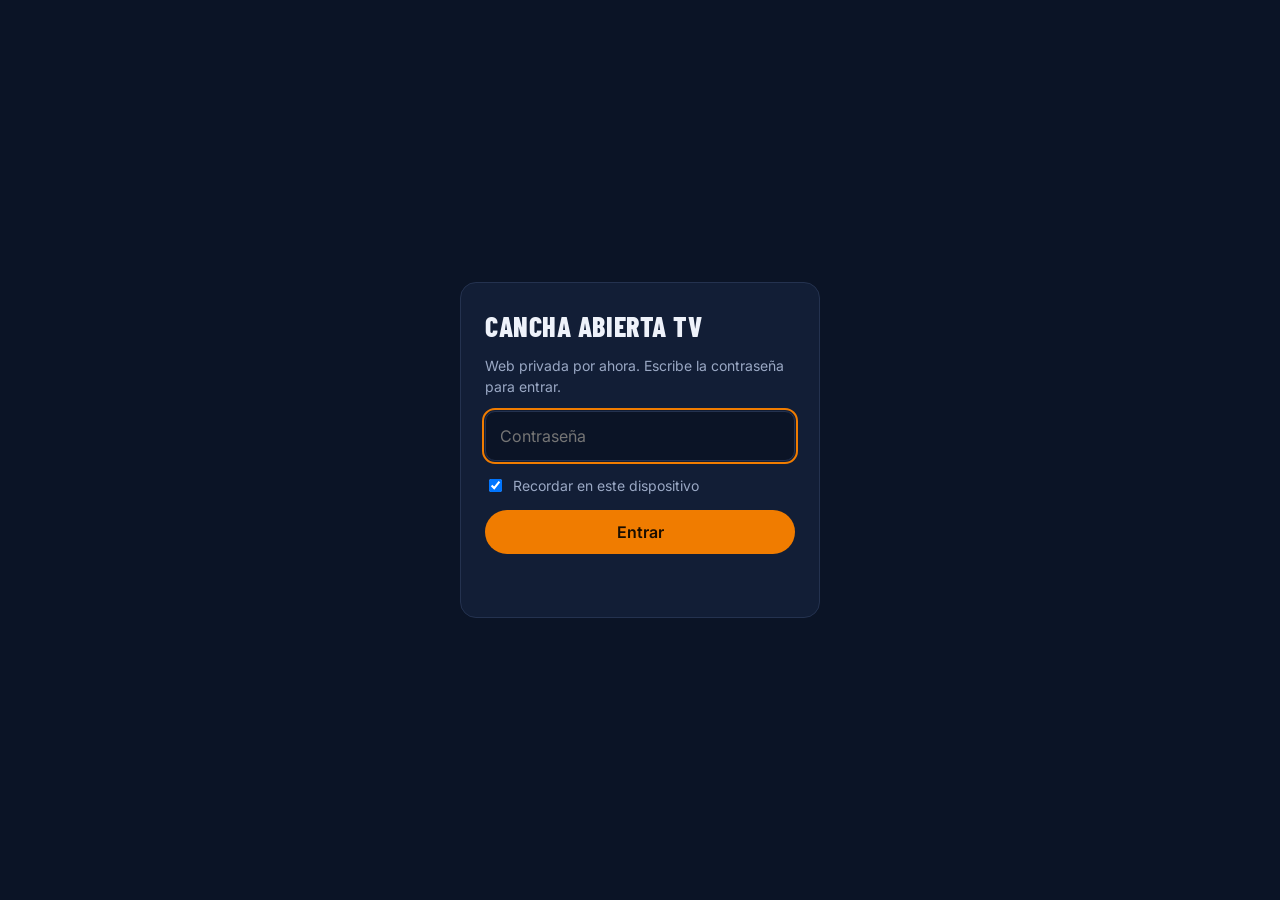
<file: index.html>
<!doctype html>
<html lang="es">
<head>
<meta charset="utf-8">
<meta name="robots" content="noindex, nofollow, noarchive">
<script src="js/acceso.js"></script>
<meta name="viewport" content="width=device-width, initial-scale=1">
<title>Cancha Abierta TV · Tu partido en directo</title>
<link rel="icon" href="favicon.ico" sizes="any">
<link rel="icon" type="image/png" href="img/favicon-32.png" sizes="32x32">
<link rel="apple-touch-icon" href="img/apple-touch-icon.png">
<meta name="description" content="Retransmite en directo los partidos de baloncesto de tu club desde el móvil, con el marcador del partido encima, en YouTube o Twitch. Gratis.">
<meta property="og:title" content="Cancha Abierta TV">
<meta property="og:description" content="Los partidos de tu club, en directo desde el móvil, con el marcador encima.">
<meta property="og:image" content="https://canchaabiertatv.github.io/canchaabiertatv/logo.png">
<meta name="theme-color" content="#0b1630">
<link rel="preconnect" href="https://fonts.googleapis.com">
<link rel="preconnect" href="https://fonts.gstatic.com" crossorigin>
<link href="https://fonts.googleapis.com/css2?family=Barlow+Condensed:wght@700;800&family=Inter:wght@400;600;700;800&display=swap" rel="stylesheet">
<link rel="stylesheet" href="css/sitio.css">
</head>
<body>

<header class="cabecera">
  <div class="envoltura">
    <a class="marca" href="#"><img src="canchaabiertatv/logo.png" alt="" width="36" height="36">Cancha Abierta TV</a>
    <nav class="menu" aria-label="Secciones">
      <a href="#como">Cómo funciona</a>
      <a href="#incluye">Qué incluye</a>
      <a href="#android">Android</a>
      <a href="#iphone">iPhone</a>
      <a href="#preguntas">Preguntas</a>
    </nav>
    <a class="boton boton--naranja boton--peque" href="partidos.html">Busca tu partido</a>
  </div>
</header>

<main>
  <!-- ── Héroe ── -->
  <section class="heroe">
    <div class="envoltura">
      <div>
        <span class="etiqueta">En directo</span>
        <h1>Los partidos de tu club, <em>en directo</em> desde el móvil</h1>
        <p class="entrada">Graba con el móvil y emite en YouTube o Twitch con el marcador encima: resultado, faltas, plantillas con fotos y cada jugada, al momento. Sin ordenador, sin mesa de realización y gratis.</p>
        <div class="acciones">
          <a class="boton boton--naranja" href="#android">
            <svg viewBox="0 0 24 24" fill="currentColor" aria-hidden="true"><path d="M17.6 9.48l1.84-3.18a.38.38 0 00-.66-.38l-1.86 3.22a11.4 11.4 0 00-9.84 0L5.22 5.92a.38.38 0 00-.66.38L6.4 9.48A10.8 10.8 0 001 18h22a10.8 10.8 0 00-5.4-8.52zM7 15.25a1.25 1.25 0 110-2.5 1.25 1.25 0 010 2.5zm10 0a1.25 1.25 0 110-2.5 1.25 1.25 0 010 2.5z"/></svg>
            Pide la app para Android
          </a>
          <a class="boton boton--borde" href="#iphone">¿Tienes iPhone?</a>
        </div>
        <p class="nota">Para clubes de toda Andalucía</p>
      </div>

      <div class="movil" role="img" aria-label="Ejemplo: la cámara del móvil con el marcador del partido encima">
        <div class="pantalla">
          <!-- El widget DE VERDAD (directo.html) con la demo ficticia: mismo diseño y mismo guion que en una emisión. -->
          <iframe class="widget" id="widgetDemo" src="directo.html?demo=ficticio&amp;limpio=1" title="Marcador de Cancha Abierta TV" tabindex="-1" aria-hidden="true"></iframe>
          <img class="mosca" src="canchaabiertatv/logo.png" alt="">
        </div>
      </div>
    </div>
  </section>

  <!-- ── Cómo funciona ── -->
  <section class="seccion seccion--alt" id="como">
    <div class="envoltura">
      <div class="cabeza">
        <p class="antetitulo">Cómo funciona</p>
        <h2>Tres pasos y estás en directo</h2>
        <p>Pensado para que lo use cualquiera del club en la grada, sin conocimientos técnicos.</p>
      </div>
      <div class="rejilla rejilla--3 pasos">
        <article class="tarjeta paso">
          <h3>Elige el partido</h3>
          <p>Escribe el nombre de tu club y elige el partido de hoy. El marcador se conecta solo al acta digital y se actualiza durante todo el partido.</p>
        </article>
        <article class="tarjeta paso">
          <h3>Vincula tu canal</h3>
          <p>Conecta una vez el canal de YouTube o Twitch del club con su inicio de sesión oficial. Sin copiar claves ni configurar nada.</p>
        </article>
        <article class="tarjeta paso">
          <h3>Pulsa Emitir</h3>
          <p>Coloca el móvil en horizontal apuntando a la pista y emite. La previa, el salto inicial, los tiempos muertos y el final salen solos en pantalla.</p>
        </article>
      </div>
    </div>
  </section>

  <!-- ── Qué incluye ── -->
  <section class="seccion" id="incluye">
    <div class="envoltura">
      <div class="cabeza">
        <p class="antetitulo">Qué incluye</p>
        <h2>Una realización de televisión en el bolsillo</h2>
        <p>Todo lo que ve la afición sale del acta digital del partido. Nadie tiene que estar tocando el marcador.</p>
      </div>
      <div class="rejilla rejilla--3">
        <article class="tarjeta">
          <div class="icono"><svg viewBox="0 0 24 24" fill="none" stroke="currentColor" stroke-width="2" stroke-linecap="round" aria-hidden="true"><rect x="2" y="7" width="20" height="10" rx="2"/><path d="M12 7v10M6 12h2M16 12h2"/></svg></div>
          <h3>Marcador en vivo</h3>
          <p>Resultado, cuarto, minuto, faltas de equipo y tiempos muertos, directamente del acta digital.</p>
        </article>
        <article class="tarjeta">
          <div class="icono"><svg viewBox="0 0 24 24" fill="none" stroke="currentColor" stroke-width="2" stroke-linecap="round" aria-hidden="true"><circle cx="9" cy="8" r="3"/><path d="M3 20c0-3.3 2.7-6 6-6s6 2.7 6 6M16 4.5a3 3 0 010 6M21 20c0-2.7-1.6-5-4-5.7"/></svg></div>
          <h3>Plantillas con fotos</h3>
          <p>Antes del partido y en el descanso, las dos plantillas con dorsal, foto y entrenador. También el quinteto inicial.</p>
        </article>
        <article class="tarjeta">
          <div class="icono"><svg viewBox="0 0 24 24" fill="none" stroke="currentColor" stroke-width="2" stroke-linecap="round" aria-hidden="true"><path d="M13 2L4 14h7l-1 8 9-12h-7z"/></svg></div>
          <h3>Cada jugada, al momento</h3>
          <p>Canastas con los puntos que lleva cada jugadora o jugador, asistencias, rebotes, faltas y cambios, encima del marcador.</p>
        </article>
        <article class="tarjeta">
          <div class="icono"><svg viewBox="0 0 24 24" fill="none" stroke="currentColor" stroke-width="2" stroke-linecap="round" aria-hidden="true"><rect x="3" y="4" width="18" height="12" rx="2"/><path d="M8 20h8M12 16v4"/></svg></div>
          <h3>Varios partidos a la vez</h3>
          <p>En YouTube, cada móvil crea su propio directo en el canal del club: un torneo con cuatro pistas, cuatro directos a la vez.</p>
        </article>
        <article class="tarjeta">
          <div class="icono"><svg viewBox="0 0 24 24" fill="none" stroke="currentColor" stroke-width="2" stroke-linecap="round" aria-hidden="true"><circle cx="12" cy="12" r="9"/><circle cx="12" cy="12" r="3" fill="currentColor"/></svg></div>
          <h3>Grabación en el móvil</h3>
          <p>Guarda una copia del partido con el marcador incluido para subirla después o para el análisis del equipo.</p>
        </article>
        <article class="tarjeta">
          <div class="icono"><svg viewBox="0 0 24 24" fill="none" stroke="currentColor" stroke-width="2" stroke-linecap="round" aria-hidden="true"><path d="M5 4l14 8-14 8z"/></svg></div>
          <h3>Ensayo antes del partido</h3>
          <p>Reproduce un partido ya jugado encima de la cámara para probar el encuadre y el sonido, con controles como los de un vídeo.</p>
        </article>
      </div>
    </div>
  </section>

  <!-- ── Android ── -->
  <section class="seccion seccion--alt" id="android">
    <div class="envoltura bloque">
      <div>
        <p class="antetitulo">Android</p>
        <h2>Pide la app</h2>
        <p class="cabeza" style="margin:var(--sp-12) 0 0;color:var(--muted)">La app Cancha Abierta TV para Android hace todo en el propio móvil: cámara, marcador y emisión. Funciona con Android 7 o posterior. De momento la repartimos club a club: escríbenos y te la enviamos.</p>
        <div class="acciones">
          <a class="boton boton--naranja" href="mailto:canchaabiertatv@gmail.com?subject=Quiero%20la%20app%20Cancha%20Abierta%20TV&body=Club%3A%20%0AEquipo%20o%20equipos%3A%20%0ATel%C3%A9fono%20o%20WhatsApp%20(opcional)%3A%20">Pide la app por correo</a>
        </div>
        <div class="plataformas">
          <span class="chip">Emite en YouTube</span>
          <span class="chip">Emite en Twitch</span>
          <span class="chip">Gratis</span>
        </div>
      </div>
      <div class="tarjeta">
        <h3>Cómo instalarla</h3>
        <ol class="lista">
          <li>Te enviamos el archivo de la app (<b>.apk</b>) por correo o WhatsApp. Ábrelo desde el móvil.</li>
          <li>Si el móvil lo pide, permite <b>instalar aplicaciones de esta fuente</b> (es la forma normal de instalar apps que no vienen de Google Play).</li>
          <li>Abre <b>Cancha Abierta TV</b>, acepta cámara y micrófono, y vincula tu canal en <b>Ajustes</b>.</li>
        </ol>
        <p class="aviso">Aún no está en Google Play. Cuando haya una versión nueva, te la mandamos igual.</p>
      </div>
    </div>
  </section>

  <!-- ── iPhone ── -->
  <section class="seccion" id="iphone">
    <div class="envoltura bloque">
      <div>
        <p class="antetitulo">iPhone</p>
        <h2>¿Tienes iPhone? También puedes</h2>
        <p style="margin-top:var(--sp-12);color:var(--muted)">La app de Cancha Abierta TV todavía no está en iPhone, pero el marcador sí: se usa con <b style="color:var(--ink)">PRISM Live Studio</b>, una app gratuita para emitir en directo que permite poner nuestro marcador encima de la cámara.</p>
        <div class="acciones">
          <a class="boton boton--naranja" href="partidos.html">Busca tu partido y copia el enlace</a>
          <a class="boton boton--borde" href="https://apps.apple.com/es/app/prism-live-streaming-app/id1319056339" rel="noopener">PRISM en la App Store</a>
        </div>
      </div>
      <div class="tarjeta">
        <h3>Paso a paso</h3>
        <ol class="lista">
          <li>Instala <b>PRISM Live Studio</b> desde la App Store y vincula tu canal de YouTube o Twitch.</li>
          <li>En esta web, entra en <b>Busca tu partido</b>, escribe tu club y elige el partido: obtendrás <b>el enlace del marcador</b>.</li>
          <li>En PRISM, en la emisión, desliza a la derecha y entra en <b>Widget → Web</b>. Pega el enlace en <b>URL</b>, estíralo a pantalla completa y activa <b>Bloquear capa</b>.</li>
          <li>Pulsa emitir. El marcador cambia solo durante todo el partido.</li>
        </ol>
        <p class="aviso">El enlace sirve solo para ese partido: para el siguiente, búscalo otra vez el día que se juegue.</p>
      </div>
    </div>
  </section>

  <!-- ── Preguntas ── -->
  <section class="seccion seccion--alt" id="preguntas">
    <div class="envoltura">
      <div class="cabeza">
        <p class="antetitulo">Preguntas frecuentes</p>
        <h2>Lo que nos suelen preguntar</h2>
      </div>
      <div class="preguntas">
        <details>
          <summary>¿Cuesta algo?</summary>
          <p>No. La app, el marcador y la emisión son gratis. Solo necesitas el móvil con datos o wifi y un canal de YouTube o Twitch (también gratis).</p>
        </details>
        <details>
          <summary>¿Qué partidos puedo emitir?</summary>
          <p>Los de cualquier competición de Andalucía cuya mesa lleve el acta digital: de minibasket a nacional. El marcador se alimenta del acta; si un partido no tiene acta digital, se ve la previa con el horario y los equipos.</p>
        </details>
        <details>
          <summary>¿Necesito un ordenador o alguien manejando el marcador?</summary>
          <p>No. El móvil compone la imagen y la emite él solo. El marcador, las plantillas y las jugadas cambian solos con los datos del acta.</p>
        </details>
        <details>
          <summary>¿YouTube o Twitch?</summary>
          <p>Los dos funcionan. YouTube permite varios directos a la vez en el mismo canal (ideal para torneos) y deja el vídeo guardado en el canal. Twitch es más sencillo de activar y tiene chat muy vivo.</p>
        </details>
        <details>
          <summary>Mi canal de YouTube dice que no tiene activados los directos</summary>
          <p>Es un paso de YouTube que se hace una vez: entra en studio.youtube.com con la cuenta del canal, pulsa Crear → Emitir en directo y verifica el teléfono. La primera vez YouTube puede tardar hasta 24 horas en activarlo.</p>
        </details>
        <details>
          <summary>¿Qué pasa con la imagen de las jugadoras y jugadores menores?</summary>
          <p>El club que emite es responsable de contar con la autorización para retransmitir a sus participantes, especialmente si son menores. Puedes emitir en «Oculto» (solo con el enlace) o en «Privado» desde los ajustes de la app.</p>
        </details>
        <details>
          <summary>¿Guardáis mis datos o mis vídeos?</summary>
          <p>No. No tenemos servidores: la imagen va directa de tu móvil a YouTube o Twitch y el permiso de tu cuenta se queda en tu móvil. Lo explicamos en la <a href="canchaabiertatv/privacidad.html">política de privacidad</a>.</p>
        </details>
      </div>
    </div>
  </section>
</main>

<footer class="pie">
  <div class="envoltura">
    <a class="marca" href="#"><img src="canchaabiertatv/logo.png" alt="" width="36" height="36">Cancha Abierta TV</a>
    <nav aria-label="Enlaces">
      <a href="partidos.html">Busca tu partido</a>
      <a href="canchaabiertatv/privacidad.html">Privacidad</a>
      <a href="mailto:canchaabiertatv@gmail.com">canchaabiertatv@gmail.com</a>
    </nav>
    <p>Los datos de los partidos son los del acta digital. Cancha Abierta TV es un proyecto independiente, sin relación oficial con ninguna federación, YouTube ni Twitch.</p>
  </div>
</footer>

<script>
  // Portada: el widget arranca en el salto inicial (no en la previa) y a ×2, para que en pocos
  // segundos se vean canastas y jugadas. Al acabar el partido, vuelve a empezar.
  (function () {
    var f = document.getElementById('widgetDemo');
    if (!f) return;
    f.addEventListener('load', function () {
      var intentos = 0;
      var t = setInterval(function () {
        var w = f.contentWindow, c = w && w.canchaAbierta && w.canchaAbierta.control;
        if (!c) { if (++intentos > 50) clearInterval(t); return; }
        clearInterval(t);
        c('jump', 'salto'); c('speed', 2);
        setInterval(function () { var e = c('estado'); if (!e.playing) { c('jump', 'salto'); c('play'); } }, 5000);
      }, 200);
    });
  })();
</script>
</body>
</html>
</file>
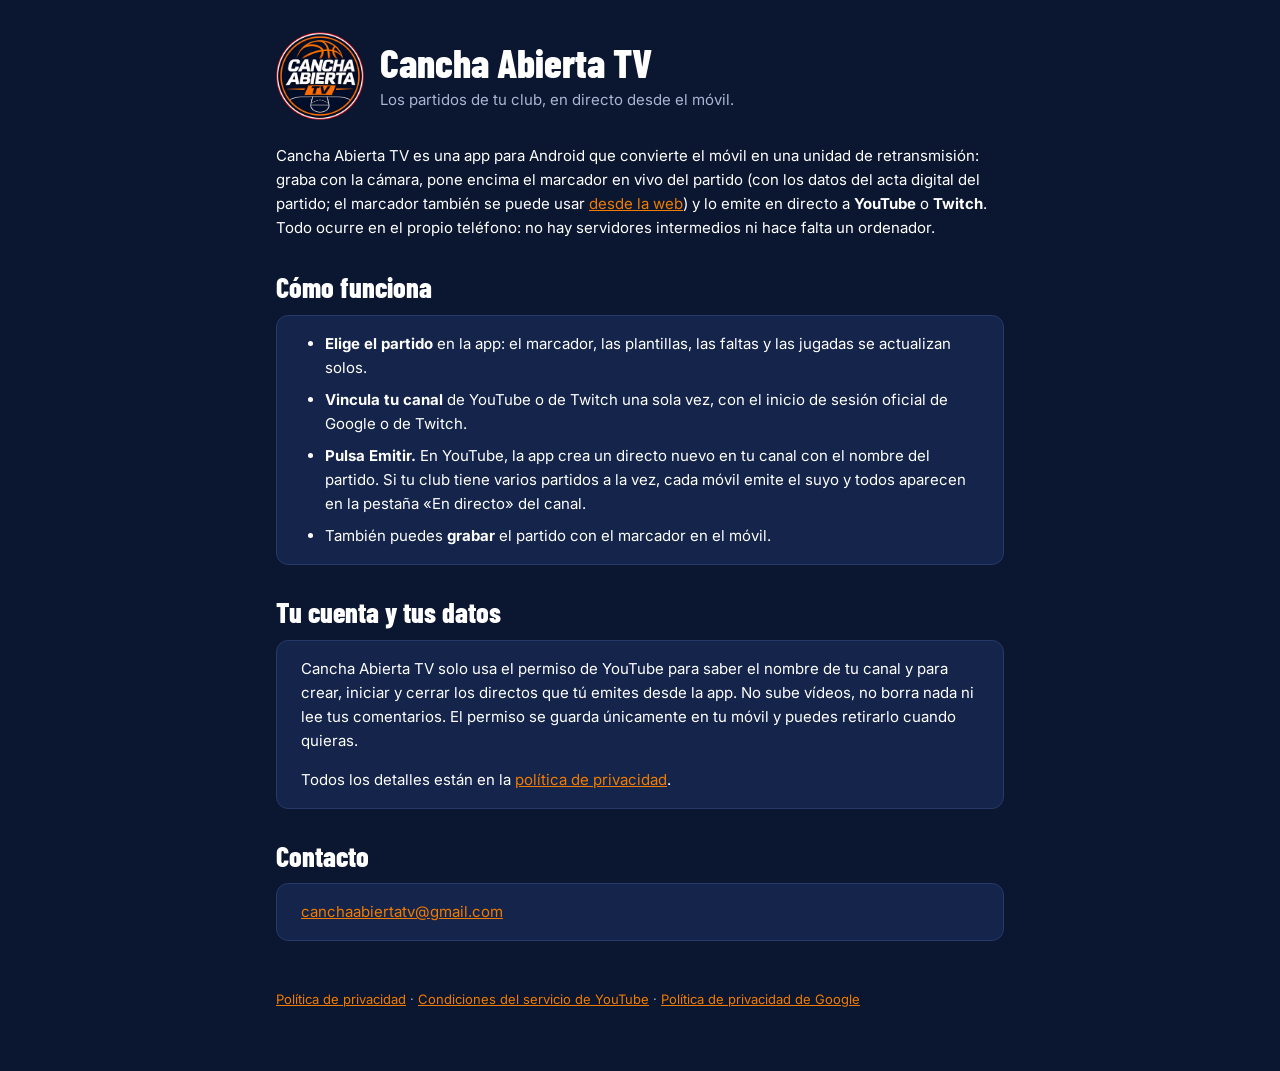
<file: canchaabiertatv/index.html>
<!doctype html>
<html lang="es">
<head>
<meta charset="utf-8">
<meta name="robots" content="noindex, nofollow, noarchive">
<meta name="viewport" content="width=device-width, initial-scale=1">
<title>Cancha Abierta TV</title>
<link rel="icon" href="../favicon.ico" sizes="any">
<link rel="icon" type="image/png" href="../img/favicon-32.png" sizes="32x32">
<link rel="apple-touch-icon" href="../img/apple-touch-icon.png">
<meta name="description" content="Cancha Abierta TV: emite en directo los partidos de tu club desde el móvil, con el marcador del partido encima.">
<link rel="preconnect" href="https://fonts.googleapis.com">
<link rel="preconnect" href="https://fonts.gstatic.com" crossorigin>
<link href="https://fonts.googleapis.com/css2?family=Barlow+Condensed:wght@800&family=Inter:wght@400;600&display=swap" rel="stylesheet">
<link rel="stylesheet" href="estilo.css">
</head>
<body>
<main>
  <header class="cab">
    <img src="logo.png" alt="Logo de Cancha Abierta TV" width="88" height="88">
    <div>
      <h1>Cancha Abierta TV</h1>
      <p class="sub">Los partidos de tu club, en directo desde el móvil.</p>
    </div>
  </header>

  <p>Cancha Abierta TV es una app para Android que convierte el móvil en una unidad de retransmisión:
    graba con la cámara, pone encima el marcador en vivo del partido (con los datos del acta
    digital del partido; el marcador también se puede usar <a href="../">desde la web</a>)
    y lo emite en directo a <strong>YouTube</strong> o <strong>Twitch</strong>. Todo ocurre en el propio teléfono:
    no hay servidores intermedios ni hace falta un ordenador.</p>

  <h2>Cómo funciona</h2>
  <div class="card">
    <ul>
      <li><strong>Elige el partido</strong> en la app: el marcador, las plantillas, las faltas y las jugadas se actualizan solos.</li>
      <li><strong>Vincula tu canal</strong> de YouTube o de Twitch una sola vez, con el inicio de sesión oficial de Google o de Twitch.</li>
      <li><strong>Pulsa Emitir.</strong> En YouTube, la app crea un directo nuevo en tu canal con el nombre del partido.
        Si tu club tiene varios partidos a la vez, cada móvil emite el suyo y todos aparecen en la pestaña «En directo» del canal.</li>
      <li>También puedes <strong>grabar</strong> el partido con el marcador en el móvil.</li>
    </ul>
  </div>

  <h2>Tu cuenta y tus datos</h2>
  <div class="card">
    <p>Cancha Abierta TV solo usa el permiso de YouTube para saber el nombre de tu canal y para crear, iniciar y cerrar
      los directos que tú emites desde la app. No sube vídeos, no borra nada ni lee tus comentarios. El permiso se guarda
      únicamente en tu móvil y puedes retirarlo cuando quieras.</p>
    <p>Todos los detalles están en la <a href="privacidad.html">política de privacidad</a>.</p>
  </div>

  <h2>Contacto</h2>
  <div class="card">
    <p><a href="mailto:canchaabiertatv@gmail.com">canchaabiertatv@gmail.com</a></p>
  </div>

  <p class="pie"><a href="privacidad.html">Política de privacidad</a> ·
    <a href="https://www.youtube.com/t/terms">Condiciones del servicio de YouTube</a> ·
    <a href="https://policies.google.com/privacy">Política de privacidad de Google</a></p>
</main>
</body>
</html>
</file>
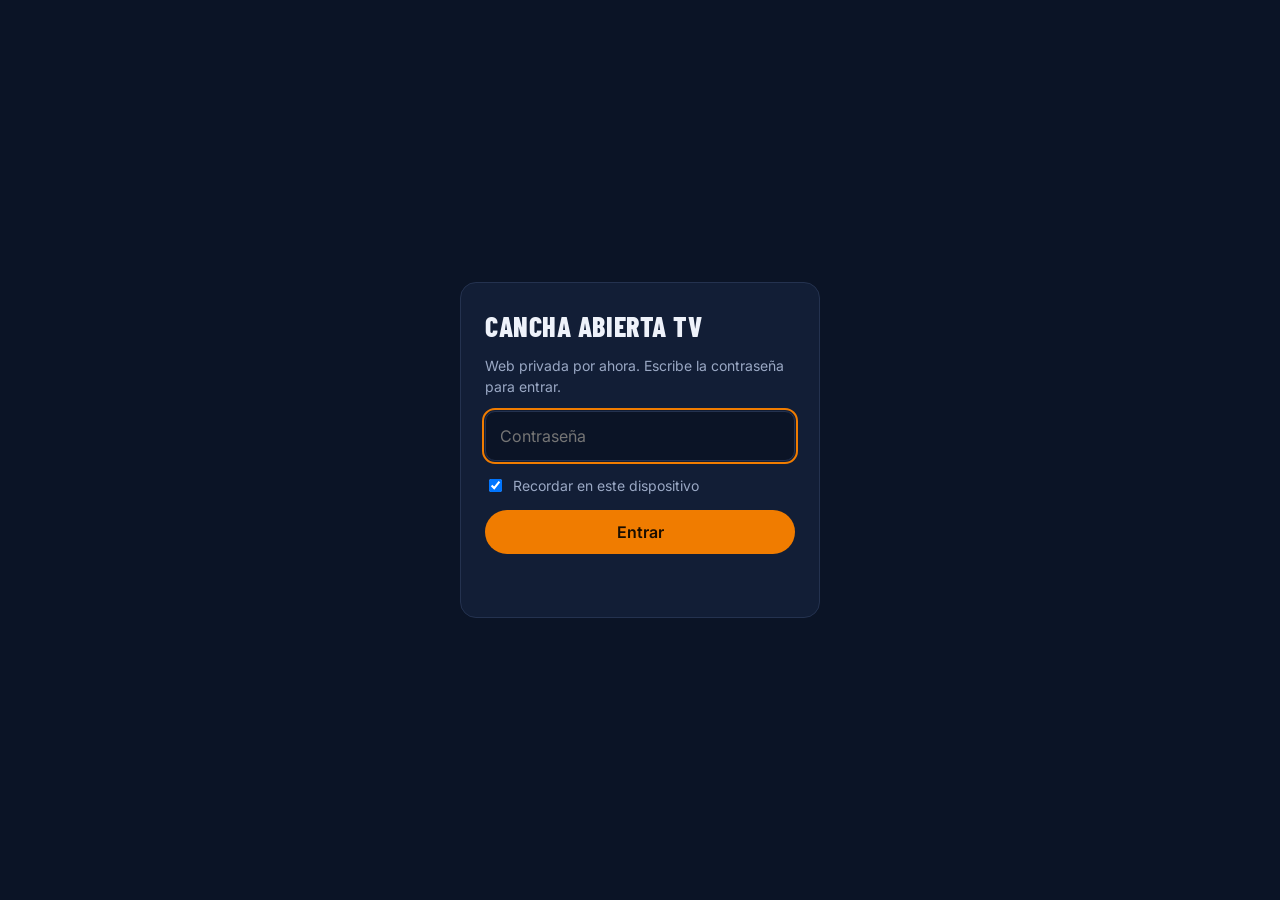
<file: acceso.html>
<!doctype html>
<html lang="es">
<head>
<meta charset="utf-8">
<meta name="viewport" content="width=device-width, initial-scale=1">
<meta name="robots" content="noindex, nofollow, noarchive">
<title>Cancha Abierta TV · Acceso</title>
<link rel="icon" href="favicon.ico" sizes="any">
<link rel="icon" type="image/png" href="img/favicon-32.png" sizes="32x32">
<link rel="apple-touch-icon" href="img/apple-touch-icon.png">
<link rel="preconnect" href="https://fonts.googleapis.com">
<link rel="preconnect" href="https://fonts.gstatic.com" crossorigin>
<link href="https://fonts.googleapis.com/css2?family=Barlow+Condensed:wght@700;800&family=Inter:wght@400;500;600&display=swap" rel="stylesheet">
<style>
  :root { --bg: #0b1426; --card: #121e36; --line: #24324f; --text: #eef2fa; --muted: #9aa8c4; --accent: #f07c00; --err: #ff7a7a; }
  * { box-sizing: border-box; }
  body { margin: 0; min-height: 100vh; display: grid; place-items: center; padding: 16px;
    background: var(--bg); color: var(--text); font: 16px/1.5 Inter, system-ui, sans-serif; }
  form { width: 100%; max-width: 360px; background: var(--card); border: 1px solid var(--line);
    border-radius: 16px; padding: 28px 24px; display: grid; gap: 14px; }
  h1 { margin: 0; font: 800 28px/1.1 'Barlow Condensed', sans-serif; letter-spacing: .02em; text-transform: uppercase; }
  p { margin: 0; color: var(--muted); font-size: 14px; }
  input { width: 100%; padding: 12px 14px; border-radius: 10px; border: 1px solid var(--line);
    background: var(--bg); color: var(--text); font: inherit; }
  input:focus { outline: 2px solid var(--accent); outline-offset: 1px; }
  button { padding: 12px 14px; border: 0; border-radius: 999px; background: var(--accent);
    color: #1a0e00; font: 600 16px Inter, sans-serif; cursor: pointer; }
  .err { color: var(--err); min-height: 1.5em; }
</style>
</head>
<body>
<form id="f" autocomplete="on">
  <h1>Cancha Abierta TV</h1>
  <p>Web privada por ahora. Escribe la contraseña para entrar.</p>
  <input id="clave" type="password" name="password" autocomplete="current-password" placeholder="Contraseña" required autofocus>
  <label style="display:flex;gap:8px;align-items:center;font-size:14px;color:var(--muted)">
    <input id="recordar" type="checkbox" checked style="width:auto"> Recordar en este dispositivo
  </label>
  <button type="submit">Entrar</button>
  <p class="err" id="err" role="alert"></p>
</form>
<script>
  var HASH = '44407a4f06c0092b913c93ec9dbee9b560cfb9cabbb71841bbced079d3b6a465';
  var KEY = 'cancha-abierta:acceso';
  function destino() {
    var v = new URLSearchParams(location.search).get('v') || 'index.html';
    // Solo rutas de esta web: nada de «//otro.sitio» ni esquemas.
    if (/^[a-z]+:|^\/\//i.test(v) || v.indexOf('acceso.html') === 0) v = 'index.html';
    return v.replace(/^\/+/, '');
  }
  async function sha256(t) {
    var buf = await crypto.subtle.digest('SHA-256', new TextEncoder().encode(t));
    return Array.from(new Uint8Array(buf)).map(function (b) { return b.toString(16).padStart(2, '0'); }).join('');
  }
  document.getElementById('f').addEventListener('submit', async function (e) {
    e.preventDefault();
    var h = await sha256('cancha-abierta:' + document.getElementById('clave').value.trim());
    if (h !== HASH) { document.getElementById('err').textContent = 'Contraseña incorrecta.'; return; }
    var store = document.getElementById('recordar').checked ? 'localStorage' : 'sessionStorage';
    try { window[store].setItem(KEY, HASH); } catch (err) { /* sin almacenamiento: entra igual esta vez */ }
    location.replace(destino());
  });
</script>
</body>
</html>
</file>
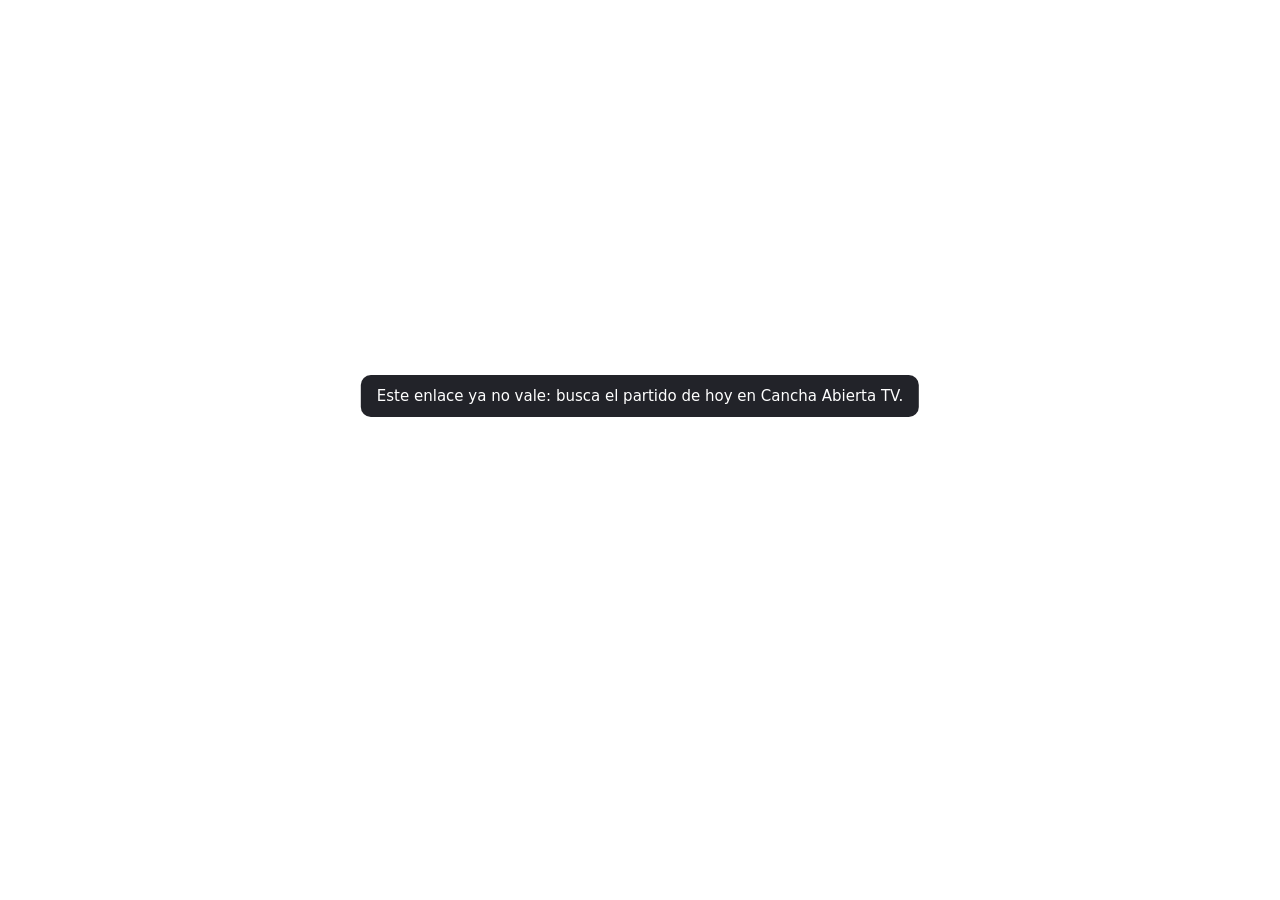
<file: directo.html>
<!doctype html>
<html lang="es">
<head>
<meta charset="utf-8">
<meta name="robots" content="noindex, nofollow, noarchive">
<meta name="viewport" content="width=device-width, initial-scale=1">
<title>Cancha Abierta TV · Directo</title>
<link rel="icon" href="favicon.ico" sizes="any">
<link rel="icon" type="image/png" href="img/favicon-32.png" sizes="32x32">
<link rel="apple-touch-icon" href="img/apple-touch-icon.png">
<link rel="preconnect" href="https://fonts.googleapis.com">
<link rel="preconnect" href="https://fonts.gstatic.com" crossorigin>
<link href="https://fonts.googleapis.com/css2?family=Barlow+Condensed:ital,wght@0,500;0,600;0,700;0,800;1,800&display=swap" rel="stylesheet">
<link rel="stylesheet" href="css/directo.css">
</head>
<body>
<div class="stage" aria-live="polite">
  <div class="layer screen is-off" id="screen"></div>
  <!-- Últimas acciones de cada equipo (hasta 2, la nueva encima), sobre SU mitad del marcador. -->
  <div class="tks">
    <div class="tk-stack" id="tkL"></div>
    <div class="tk-stack" id="tkR"></div>
  </div>
  <div class="layer sb is-off" id="sb"></div>
  <div class="layer wait is-off" id="wait"></div>
</div>
<p id="msg" hidden style="position:fixed;left:50%;top:40%;transform:translateX(-50%);background:rgb(10 12 18 / .9);color:#fff;padding:12px 16px;border-radius:10px;font:500 15px system-ui,sans-serif;max-width:90vw"></p>

<div class="sim-bar" id="simBar" hidden>
  <button id="simPlay" type="button"></button>
  <button type="button" data-speed="1" aria-pressed="true">×1</button>
  <button type="button" data-speed="2" aria-pressed="false">×2</button>
  <button type="button" data-speed="5" aria-pressed="false">×5</button>
  <input type="range" id="simRange" step="1" aria-label="Momento del partido">
  <output id="simClock"></output>
  <button type="button" data-jump="inicio">Previa</button>
  <button type="button" data-jump="salto">Inicio</button>
  <button type="button" data-jump="tm">TM</button>
  <button type="button" data-jump="descanso">Descanso</button>
  <button type="button" data-jump="tercero">Q3</button>
  <button type="button" data-jump="final">Final</button>
</div>
<script type="module" src="js/directo.mjs"></script>
</body>
</html>
</file>
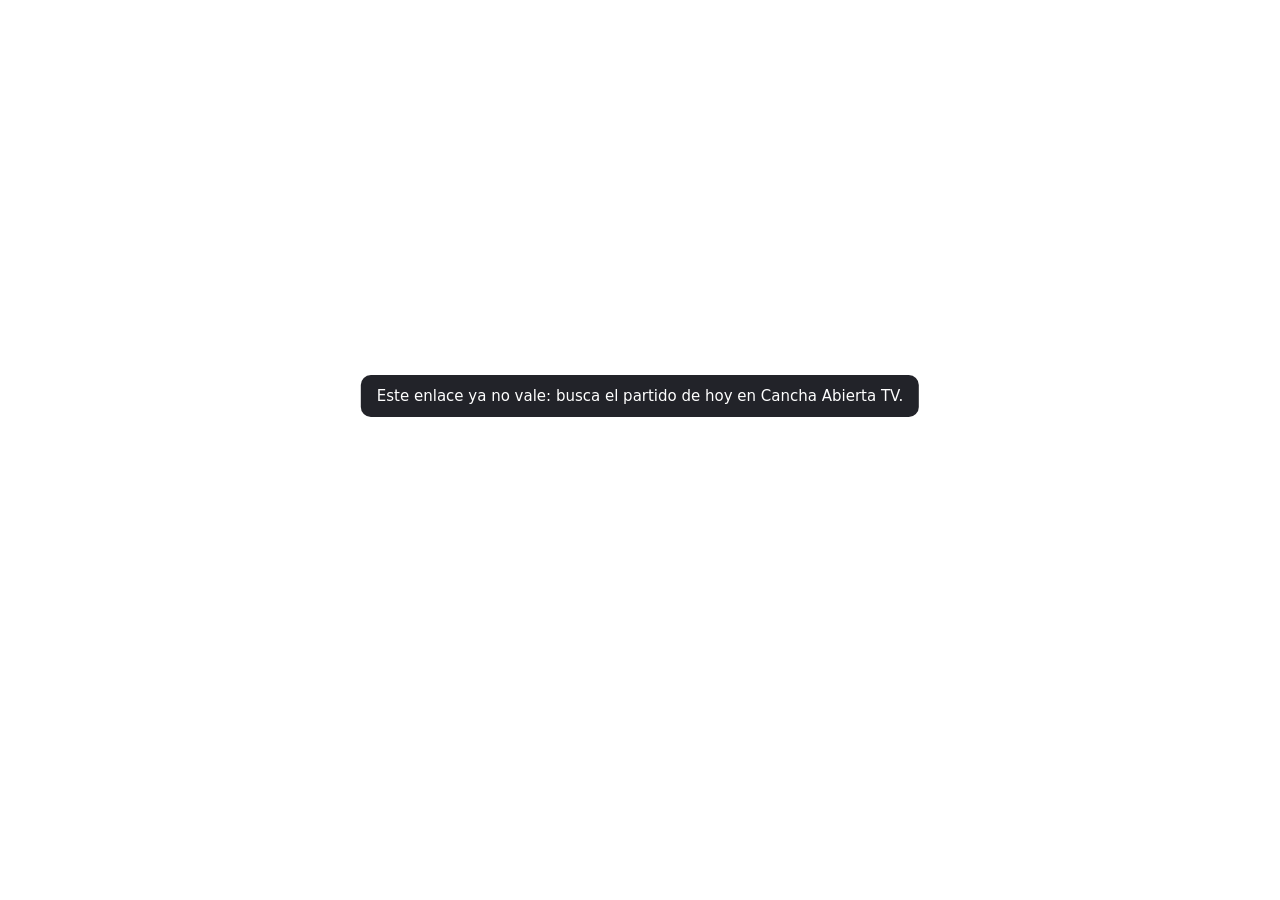
<file: marcador.html>
<!doctype html>
<html lang="es">
<head>
<meta charset="utf-8">
<meta name="robots" content="noindex, nofollow, noarchive">
<title>Cancha Abierta TV</title>
<link rel="icon" href="favicon.ico" sizes="any">
<link rel="icon" type="image/png" href="img/favicon-32.png" sizes="32x32">
<link rel="apple-touch-icon" href="img/apple-touch-icon.png">
<!-- Enlace antiguo (07-11-26): ahora todo va en UN widget, directo.html. Se conserva la consulta. -->
<script>location.replace('directo.html' + location.search);</script>
</head>
<body></body>
</html>
</file>
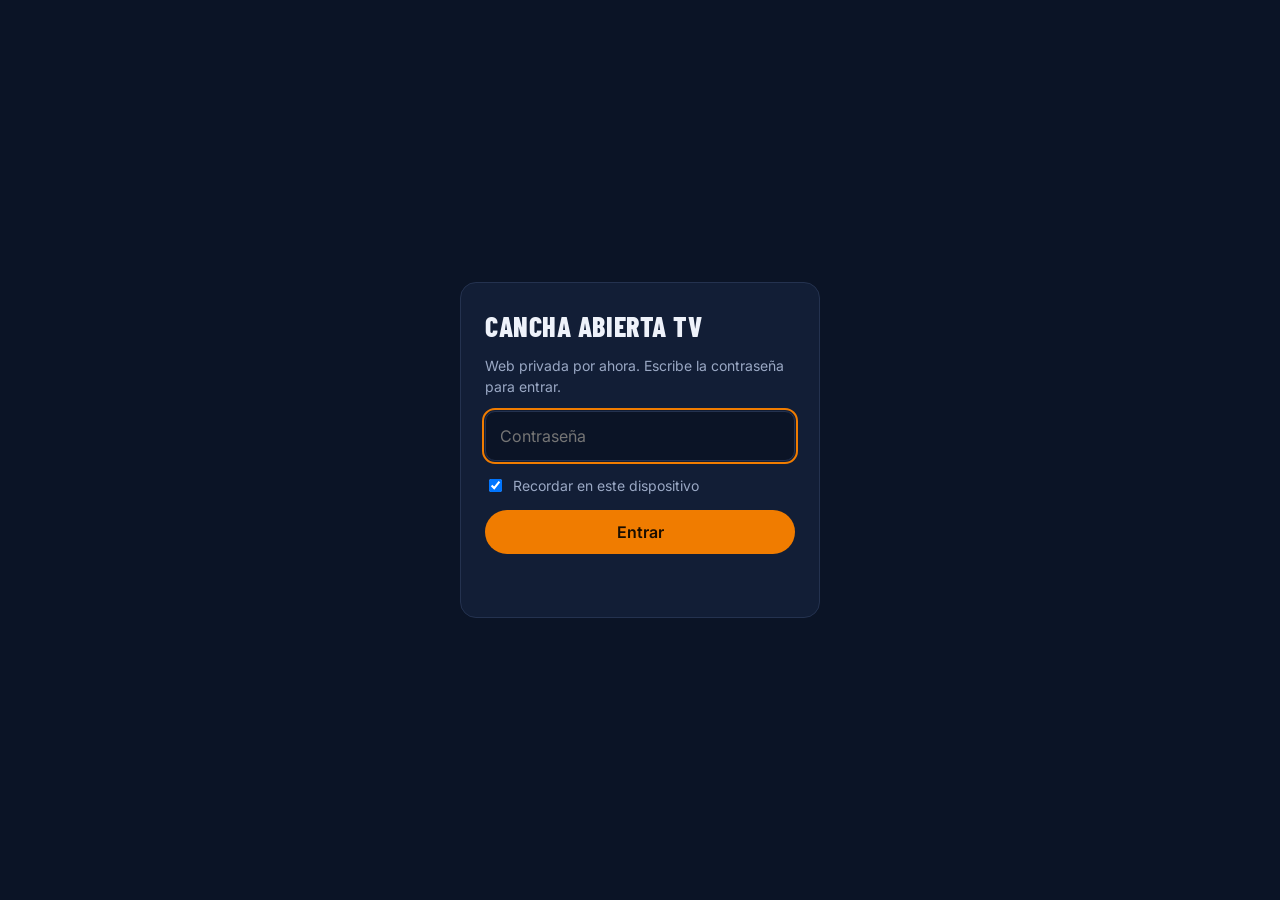
<file: partidos.html>
<!doctype html>
<html lang="es">
<head>
<meta charset="utf-8">
<meta name="robots" content="noindex, nofollow, noarchive">
<script src="js/acceso.js"></script>
<meta name="viewport" content="width=device-width, initial-scale=1">
<title>Cancha Abierta TV · Busca tu partido</title>
<link rel="icon" href="favicon.ico" sizes="any">
<link rel="icon" type="image/png" href="img/favicon-32.png" sizes="32x32">
<link rel="apple-touch-icon" href="img/apple-touch-icon.png">
<script>if (window.CanchaAbiertaApp) document.documentElement.classList.add('app');</script>
<link rel="preconnect" href="https://fonts.googleapis.com">
<link rel="preconnect" href="https://fonts.gstatic.com" crossorigin>
<link href="https://fonts.googleapis.com/css2?family=Barlow+Condensed:wght@700;800&family=Inter:wght@400;500;600&display=swap" rel="stylesheet">
<style>
  :root {
    --sp-4: 4px; --sp-8: 8px; --sp-12: 12px; --sp-16: 16px; --sp-24: 24px; --sp-32: 32px;
    --t-s: 0.8125rem; --t-m: 0.9375rem; --t-l: 1.125rem; --t-xl: 1.75rem;
    --radius: 12px;
    /* Colores del logo de Cancha Abierta TV (azul marino, naranja, blanco): web y app iguales. */
    --bg: #0b1630; --surface: #14244a; --ink: #ffffff; --muted: #a9b6d3; --line: #263a68;
    --accent: #f07c00; --accent-ink: #0b1630; --ok: #2fbf71; color-scheme: dark;
    --court: #c98a4b;
  }
  * { box-sizing: border-box; }
  /* `hidden` tiene que ganar a los display de las clases (.list es grid). */
  [hidden] { display: none !important; }
  body {
    margin: 0; background: var(--bg); color: var(--ink);
    font: 400 var(--t-m)/1.5 Inter, system-ui, sans-serif;
  }
  main { max-width: 760px; margin: 0 auto; padding: var(--sp-24) var(--sp-16) var(--sp-32); }
  h1 { font: 800 var(--t-xl)/1.1 'Barlow Condensed', sans-serif; letter-spacing: .01em; margin: 0 0 var(--sp-4); text-transform: uppercase; }
  .lede { color: var(--muted); margin: 0 0 var(--sp-24); }
  h2 { font: 700 var(--t-l)/1.2 'Barlow Condensed', sans-serif; text-transform: uppercase; letter-spacing: .04em; margin: var(--sp-24) 0 var(--sp-8); display: flex; gap: var(--sp-8); align-items: baseline; }
  h2 .n { color: var(--accent); }
  .step[hidden] { display: none; }
  .row { display: flex; gap: var(--sp-8); }
  input[type="search"], input[type="text"], select {
    flex: 1; min-width: 0; font: inherit; color: inherit; background: var(--surface);
    border: 1px solid var(--line); border-radius: var(--radius); padding: var(--sp-12) var(--sp-16);
  }
  input[type="color"] { width: 52px; height: 48px; border: 1px solid var(--line); border-radius: var(--radius); background: var(--surface); padding: var(--sp-4); }
  button {
    font: 600 var(--t-m) Inter, sans-serif; border: 0; border-radius: var(--radius); cursor: pointer;
    background: var(--accent); color: var(--accent-ink); padding: var(--sp-12) var(--sp-16);
  }
  button.ghost { background: transparent; color: var(--ink); border: 1px solid var(--line); }
  .list { display: grid; gap: var(--sp-8); margin: var(--sp-12) 0 0; padding: 0; list-style: none; }
  .list button {
    width: 100%; text-align: left; background: var(--surface); color: var(--ink);
    border: 1px solid var(--line); font-weight: 500; display: flex; justify-content: space-between; gap: var(--sp-4) var(--sp-12); align-items: center;
    flex-wrap: wrap; min-width: 0; overflow-wrap: anywhere;
  }
  .list button:hover, .list button[aria-pressed="true"] { border-color: var(--accent); }
  .list small { color: var(--muted); font-weight: 400; font-size: var(--t-s); }
  .list .today { color: var(--ok); font-weight: 600; }
  .chosen { display: flex; justify-content: space-between; align-items: center; gap: var(--sp-8); background: var(--surface); border: 1px solid var(--line); border-radius: var(--radius); padding: var(--sp-8) var(--sp-8) var(--sp-8) var(--sp-16); }
  .chosen button { padding: var(--sp-8) var(--sp-12); }
  .field { display: grid; gap: var(--sp-4); margin-top: var(--sp-12); }
  .field > span { font-size: var(--t-s); color: var(--muted); font-weight: 500; }
  .seg { display: flex; flex-wrap: wrap; gap: var(--sp-8); }
  .seg label { display: inline-flex; align-items: center; gap: var(--sp-8); background: var(--surface); border: 1px solid var(--line); border-radius: 999px; padding: var(--sp-8) var(--sp-12); cursor: pointer; font-size: var(--t-s); }
  .seg input { accent-color: var(--accent); }
  .hint { font-size: var(--t-s); color: var(--muted); margin: var(--sp-8) 0 0; }
  .status { font-size: var(--t-s); color: var(--muted); min-height: 1.5em; margin-top: var(--sp-8); }
  .status.err { color: #c62828; }

  .out { display: grid; gap: var(--sp-16); margin-top: var(--sp-12); }
  .out-card { background: var(--surface); border: 1px solid var(--line); border-radius: var(--radius); overflow: hidden; }
  .out-card header { display: flex; justify-content: space-between; align-items: center; gap: var(--sp-8); padding: var(--sp-12) var(--sp-16); }
  .out-card header strong { font: 700 var(--t-l) 'Barlow Condensed', sans-serif; text-transform: uppercase; letter-spacing: .03em; }
  .out-card header button { padding: var(--sp-8) var(--sp-12); font-size: var(--t-s); }
  .url { margin: 0 var(--sp-16) var(--sp-12); font: 400 var(--t-s)/1.4 ui-monospace, Consolas, monospace; color: var(--muted); word-break: break-all; }
  /* Vista previa sobre un "parqué" para ver el rótulo como en el directo. */
  .preview {
    position: relative; aspect-ratio: 16 / 9; width: 100%;
    background:
      linear-gradient(180deg, rgb(0 0 0 / .35), rgb(0 0 0 / 0) 40%),
      repeating-linear-gradient(90deg, #c98a4b 0 38px, #bf8044 38px 76px);
  }
  .preview iframe { position: absolute; inset: 0; width: 100%; height: 100%; border: 0; background: transparent;
    color-scheme: normal; /* el del widget: si no coincide con el oscuro de la página, el iframe sale opaco (blanco) */ }
  .preview--tall iframe { inset: 0 auto 0 0; }
  details.help { margin-top: var(--sp-24); background: var(--surface); border: 1px solid var(--line); border-radius: var(--radius); padding: var(--sp-12) var(--sp-16); }
  details.help summary { cursor: pointer; font-weight: 600; }
  details.help ol { padding-left: var(--sp-24); margin: var(--sp-8) 0 0; }
</style>
<style>
  .badge { display: inline-block; font-size: var(--t-s); font-weight: 600; border-radius: 999px; padding: 0 var(--sp-8); background: var(--line); color: var(--ink); }
  .badge--live { background: #e23d3d; color: #fff; }
  .match-btn { flex-direction: column; align-items: stretch !important; gap: var(--sp-4) !important; }
  .match-btn .teams { font-weight: 600; }
  .note { margin: 0 var(--sp-16) var(--sp-12); font-size: var(--t-s); color: var(--muted); }
  .sim-link { display: inline-block; font-weight: 600; color: var(--accent-ink); background: var(--accent); border-radius: var(--radius); padding: var(--sp-8) var(--sp-16); text-decoration: none; }
  .crest { width: 22px; height: 22px; object-fit: contain; vertical-align: -5px; margin-right: var(--sp-4); background: #fff; border-radius: 4px; }
  .match-btn .meta { display: flex; flex-wrap: wrap; gap: var(--sp-8); align-items: center; color: var(--muted); font-size: var(--t-s); }
  .alt { margin-top: var(--sp-24); }
  .alt > button { width: 100%; }
  .names { display: grid; grid-template-columns: 1fr; gap: var(--sp-12); }
  @container (min-width: 560px) { .names { grid-template-columns: 1fr 1fr; } }
  #s4 { container-type: inline-size; }
  main { container-type: inline-size; }
  @container (min-width: 620px) { .list { grid-template-columns: 1fr 1fr; } }

  /* Dentro de CanchaAbiertaTV: colores del logo (azul marino, naranja, blanco) y su cabecera. */
  .brand { display: flex; align-items: center; gap: var(--sp-12); margin-bottom: var(--sp-4); }
  html:not(.app) .app-only, html.app .web-only { display: none !important; }
  a.brand { color: inherit; text-decoration: none; }
  html.app a.brand { pointer-events: none; }   /* en la app, el logo no saca del buscador */
  .brand img { width: 56px; height: 56px; flex: none; }
  /* En la app (horizontal, poca altura): todo lo de buscar a la vista sin scroll. */
  html.app main { padding-top: var(--sp-12); }
  html.app .brand img { width: 40px; height: 40px; }
  html.app .lede { display: none; }
  html.app h2 { margin-top: var(--sp-12); }
  html.app .alt { margin-top: var(--sp-12); }
  .brand h1 { margin: 0; }
  .demos .tag { color: var(--accent); font-weight: 700; text-transform: uppercase; font-size: var(--t-s); letter-spacing: .04em; }
</style>
</head>
<body>
<main>
  <a class="brand" href="./" aria-label="Cancha Abierta TV: inicio"><img src="canchaabiertatv/logo.png" alt="" width="40" height="40"><h1>Cancha Abierta TV</h1></a>
  <p class="lede">El marcador de tu partido, con los datos del acta digital, para emitir en directo con la app Cancha Abierta TV o en PRISM u OBS. Se actualiza solo durante el partido.</p>

  <!-- ── Camino principal: buscar el PARTIDO ─────────────────────────────── -->
  <section class="step" id="m1">
    <h2><span class="n">1</span> Busca el partido</h2>
    <form class="row" id="matchForm">
      <input type="search" id="matchText" placeholder="Club y, si quieres, rival: «Sierra Nevada Costa del Sol»" autocomplete="off" required minlength="3">
      <button type="submit">Buscar</button>
    </form>
    <p class="hint">Salen todos los partidos de hoy.</p>
    <div class="status" id="matchFound"></div>
    <ul class="list" id="foundList"></ul>
    <div class="alt">
      <button class="ghost" id="toSim">Simular un partido ya jugado (para probar sin partido hoy)</button>
    </div>
  </section>

  <!-- ── Ensayo: dos partidos FICTICIOS fijos (demo/ficticio*.json de nuestra web): ensayar no llama
       a la API del acta (Luismi, 13-11). ── -->
  <section class="step" id="sim" hidden>
    <h2><span class="n">1</span> Elige un partido de ensayo</h2>
    <p class="hint" id="simHint"></p>
    <ul class="list demos" id="simList"></ul>
    <div class="alt"><button class="ghost" id="simBack">Volver a buscar un partido</button></div>
  </section>

  <!-- ── Aspecto y enlaces (común) ───────────────────────────────────────── -->
  <section class="step" id="s4" hidden>
    <h2><span class="n">2</span> Aspecto</h2>
    <div class="chosen"><span id="chosen"></span></div>
    <p class="hint" id="chosenHint"></p>
    <div class="names">
      <label class="field"><span id="ownLabel">Nombre de tu equipo en el rótulo</span>
        <input type="text" id="ownName" maxlength="24">
      </label>
      <label class="field" id="rivalField"><span>Nombre del rival en el rótulo</span>
        <input type="text" id="rivalName" maxlength="24">
      </label>
    </div>
    <div class="field"><span>Color de tu equipo</span>
      <div class="row"><input type="color" id="ownColor" value="#f07c00"><span class="seg"><label><input type="checkbox" id="ownColorActa" checked> El del acta digital</label></span></div>
    </div>
    <h2 id="widgetTitle"><span class="n">3</span> El widget para PRISM</h2>
    <div class="out" id="out"></div>

    <details class="help">
      <summary>Cómo meterlo en PRISM (móvil)</summary>
      <ol>
        <li>En la emisión, desliza a la derecha y entra en <b>Widget → Web</b>.</li>
        <li>Pega el enlace en <b>URL</b> y ponle un título (Cancha Abierta TV).</li>
        <li>Estíralo a <b>pantalla completa</b> y activa <b>Bloquear capa</b>.</li>
        <li>Ya está: el widget va solo. Antes del salto, las plantillas; durante el partido, el marcador con cada acción; al empezar cada cuarto, las que están en pista; en los tiempos muertos, sus números; en el descanso y al final, las estadísticas.</li>
      </ol>
      <p class="hint">Para probarlo sin partido en directo, «Simular» reproduce un partido de ensayo (ficticio) con el parqué de fondo.</p>
    </details>
  </section>
</main>

<script type="module">
  import { api as apiLocal } from './js/cliente.mjs';
  const $ = (id) => document.getElementById(id);
  const esc = (s) => String(s ?? '').replace(/[&<>"]/g, (c) => ({ '&': '&amp;', '<': '&lt;', '>': '&gt;', '"': '&quot;' }[c]));
  // link: lo que identifica el partido en los enlaces (ids estables, nunca tokens de la API):
  //   { club, b, partido }. En directo, SOLO el partido del día (13-11: fuera «toda la temporada»).
  const state = { link: null, ownDefault: '', rivalDefault: '' };

  // Dentro de la app de cámara (android/): la app inyecta este puente y el enlace vuelve a ella
  // en vez de copiarse. Misma página, mismo flujo: nada duplicado.
  const APP = window.CanchaAbiertaApp ?? null;
  if (APP) {
    // La clase «app» y la cabecera ya van en el <head> y el CSS.
    document.querySelector('.lede').textContent = 'Elige el partido y cómo se ve el marcador. Saldrá encima de la cámara.';
    document.querySelector('details.help').hidden = true;
    document.querySelectorAll('#s4 h2')[1].lastChild.textContent = ' El marcador';
  }

  async function api(path, params) {
    const res = await apiLocal(path, params);
    const data = await res.json().catch(() => ({}));
    if (!res.ok) throw new Error(data.error || 'No hay respuesta de los datos del partido. Prueba otra vez.');
    return data;
  }

  function setStatus(id, text, err = false) {
    $(id).className = `status${err ? ' err' : ''}`;
    $(id).textContent = text;
  }

  // Nombre corto por defecto: sin patrocinador tras « - » y sin coletillas de patrocinio
  // habituales. Siempre se puede corregir a mano.
  function shortName(full) {
    let n = String(full || '').split(/\s+-\s+/)[0];
    n = n.replace(/\s+(LA F[AÁ]BRICA DE M[AÁ]LAGA|FUNDACI[OÓ]N UNICAJA|BASKET4LIFE)$/i, '');
    return n.trim().toUpperCase();
  }

  function when(m) {
    const d = m.inicio ? new Date(m.inicio) : null;
    if (!d) return `${m.fecha} ${m.hora}`;
    const today = new Date();
    const sameDay = d.toDateString() === today.toDateString();
    const tomorrow = new Date(today.getTime() + 864e5).toDateString() === d.toDateString();
    return `${sameDay ? 'Hoy' : tomorrow ? 'Mañana' : d.toLocaleDateString('es-ES', { weekday: 'short', day: 'numeric' })} · ${m.hora}`;
  }

  const crest = (src) => (src ? `<img class="crest" src="${esc(src)}" alt="" onerror="this.remove()">` : '');

  function badge(m) {
    if (/terminad|finaliz/i.test(m.estado)) return `<span class="badge">${m.resultado ? esc(m.resultado) : 'Terminado'}</span>`;
    const t = m.inicio ? Date.parse(m.inicio) : NaN;
    if (Number.isFinite(t) && t <= Date.now()) return '<span class="badge badge--live">Puede estar en juego</span>';
    return '';
  }

  // ── Buscar partido ──
  $('matchForm').addEventListener('submit', async (e) => {
    e.preventDefault();
    $('foundList').innerHTML = '';
    $('s4').hidden = true;
    setStatus('matchFound', 'Buscando…');
    try {
      const data = await api('/api/buscar', { texto: $('matchText').value.trim() });
      const list = data.partidos;
      if (!data.club) { setStatus('matchFound', 'No encuentro ningún club con ese nombre.', true); return; }
      const filtro = data.filtro ? ` con «${data.filtro}»` : '';
      setStatus('matchFound', list.length
        ? `${list.length} partido${list.length > 1 ? 's' : ''} de «${data.club}»${filtro}.`
        : `«${data.club}» no tiene partidos${filtro} hoy.`);
      const multiClub = new Set(list.map((m) => m.club)).size > 1;
      $('foundList').innerHTML = list.map((m, i) => `
        <li><button class="match-btn" data-i="${i}" aria-pressed="false">
          <span class="teams">${crest(m.escudoLocal)}${esc(m.local)} – ${crest(m.escudoVisitante)}${esc(m.visitante)}</span>
          <span class="meta"><span>${esc(when(m))}</span><span>${esc(m.categoria)}</span>${multiClub ? `<span>${esc(m.delegacion)}</span>` : ''}${badge(m)}</span>
        </button></li>`).join('');
      $('foundList').querySelectorAll('button').forEach((btn) => btn.addEventListener('click', () => {
        $('foundList').querySelectorAll('button').forEach((b) => b.setAttribute('aria-pressed', String(b === btn)));
        pickMatch(list[btn.dataset.i]);
      }));
    } catch (err) {
      setStatus('matchFound', err.message, true);
    }
  });

  function pickMatch(m) {
    state.link = { club: m.club, b: m.b, partido: m.partido };
    const own = m.lado === 'visitante' ? m.visitante : m.local;
    const rival = m.lado === 'visitante' ? m.local : m.visitante;
    state.ownDefault = shortName(own);
    state.rivalDefault = shortName(rival);
    $('ownName').value = state.ownDefault;
    $('rivalName').value = state.rivalDefault;
    $('rivalField').hidden = false;
    $('ownLabel').textContent = `Nombre de ${own} en el rótulo`;
    $('chosen').innerHTML = `<span><b>${esc(m.local)} – ${esc(m.visitante)}</b><br>${esc(when(m))} · ${esc(m.categoria)}</span>`;
    $('chosenHint').textContent = 'Enlace para ESTE partido. El rótulo enseña la previa hasta que la mesa abra el acta.';
    $('s4').hidden = false;
    render();
    $('s4').scrollIntoView({ behavior: 'smooth', block: 'start' });
  }

  // ── Simular: dos ensayos FICTICIOS fijos ──
  // Partidos ya jugados (N1 y cadete) pasados por js/ficticio.mjs y guardados como demo
  // (scripts/demo-ficticia.mjs): el widget los lee de nuestra web, sin llamar a la API (13-11).
  const SIM_DEMOS = [
    { tag: 'Nacional · N1 Femenina', demo: 'ficticio', resultado: '53-73' },
    { tag: 'Cantera · Cadete Femenino', demo: 'ficticio-cantera', resultado: '62-34' },
  ];
  const ENSAYO = { local: 'CB SIERRA NEVADA', visitante: 'CB COSTA DEL SOL' };
  const demoUrl = (demo) => `${new URL('directo.html', location.href)}?${new URLSearchParams({ demo, ...(APP ? { limpio: '1' } : {}) })}`;
  $('toSim').addEventListener('click', () => {
    $('m1').hidden = true; $('s4').hidden = true; $('sim').hidden = false;
    $('simHint').textContent = APP
      ? 'Se reproduce a su hora real encima de la cámara, como si fuera en directo. Equipos, jugadoras y fotos son ficticios.'
      : 'Se reproduce a su hora real sobre un parqué, con controles de velocidad y saltos. Equipos, jugadoras y fotos son ficticios.';
    $('simList').innerHTML = SIM_DEMOS.map((m, i) => `
      <li><button class="match-btn" data-d="${i}">
        <span class="teams"><span class="tag">${esc(m.tag)}</span><br>${esc(ENSAYO.local)} – ${esc(ENSAYO.visitante)}</span>
        <span class="meta"><span class="badge">${esc(m.resultado)}</span><span>${APP ? 'Ensayar en la cámara' : 'Simular ▶'}</span></span>
      </button></li>`).join('');
    $('simList').querySelectorAll('[data-d]').forEach((btn) => btn.addEventListener('click', () => {
      const url = demoUrl(SIM_DEMOS[btn.dataset.d].demo);
      if (APP) APP.usar(url, `${ENSAYO.local} – ${ENSAYO.visitante}`);
      else window.open(url, '_blank', 'noopener');
    }));
  });
  $('simBack').addEventListener('click', () => { $('sim').hidden = true; $('m1').hidden = false; });

  ['ownName', 'rivalName', 'ownColor', 'ownColorActa'].forEach((id) => $(id).addEventListener('input', render));

  function baseParams() {
    const p = { ...state.link };
    // Los nombres viajan SIEMPRE: el corto de aquí quita patrocinios que el servidor no conoce.
    const own = $('ownName').value.trim();
    if (own) p.nombre = own;
    const rival = $('rivalName').value.trim();
    if (rival) p.rnombre = rival;
    if (!$('ownColorActa').checked) p.color = $('ownColor').value.replace('#', '');
    return p;
  }

  let renderTimer = null;
  function render() {
    clearTimeout(renderTimer);
    renderTimer = setTimeout(renderNow, 250);
  }

  function renderNow() {
    if (!state.link) return;
    const base = baseParams();
    // Relativo a ESTA página: así vale igual en la raíz del dominio que en una subcarpeta.
    const at = (page) => new URL(page, location.href).href;
    // UN solo widget (Luismi, 07-11): el enlace se pone una vez en PRISM y va solo.
    const url = `${at('directo.html')}?${new URLSearchParams(base)}`;
    const items = [{ title: 'Cancha Abierta TV', url }];
    if (APP) {
      const titulo = $('chosen').querySelector('b')?.textContent ?? '';
      // Ensayo: el partido ficticio de N1, sin parqué ni controles (transparente sobre la cámara).
      const ensayo = demoUrl('ficticio');
      $('out').innerHTML = `
        <article class="out-card">
          <header><strong>Marcador del partido</strong><button data-app="${esc(url)}">Usar en la cámara</button></header>
          <p class="note">Las plantillas aparecen cuando la mesa abre el acta; hasta entonces, la previa del marcador.</p>
          <header><button class="ghost" data-app="${esc(ensayo)}">Ensayar en la cámara (partido ficticio)</button></header>
        </article>`;
      $('out').querySelectorAll('[data-app]').forEach((btn) => btn.addEventListener('click', () => APP.usar(btn.dataset.app, titulo)));
      return;
    }
    $('out').innerHTML = `
      <article class="out-card">
        <header><strong>${items[0].title}</strong><button data-copy="0">Copiar enlace</button></header>
        <p class="url">${esc(url)}</p>
        <p class="note">Las plantillas aparecen cuando la mesa abre el acta (unos minutos antes del salto); hasta entonces, la previa del marcador.</p>
        <div class="preview"><iframe src="${esc(url)}" title="Vista previa del widget"></iframe></div>
      </article>`;
    $('out').querySelectorAll('[data-copy]').forEach((btn) => btn.addEventListener('click', async () => {
      const url = items[btn.dataset.copy].url;
      try { await navigator.clipboard.writeText(url); btn.textContent = 'Copiado ✓'; }
      catch { prompt('Copia el enlace:', url); }
      setTimeout(() => { btn.textContent = 'Copiar enlace'; }, 1800);
    }));
  }
</script>
</body>
</html>
</file>
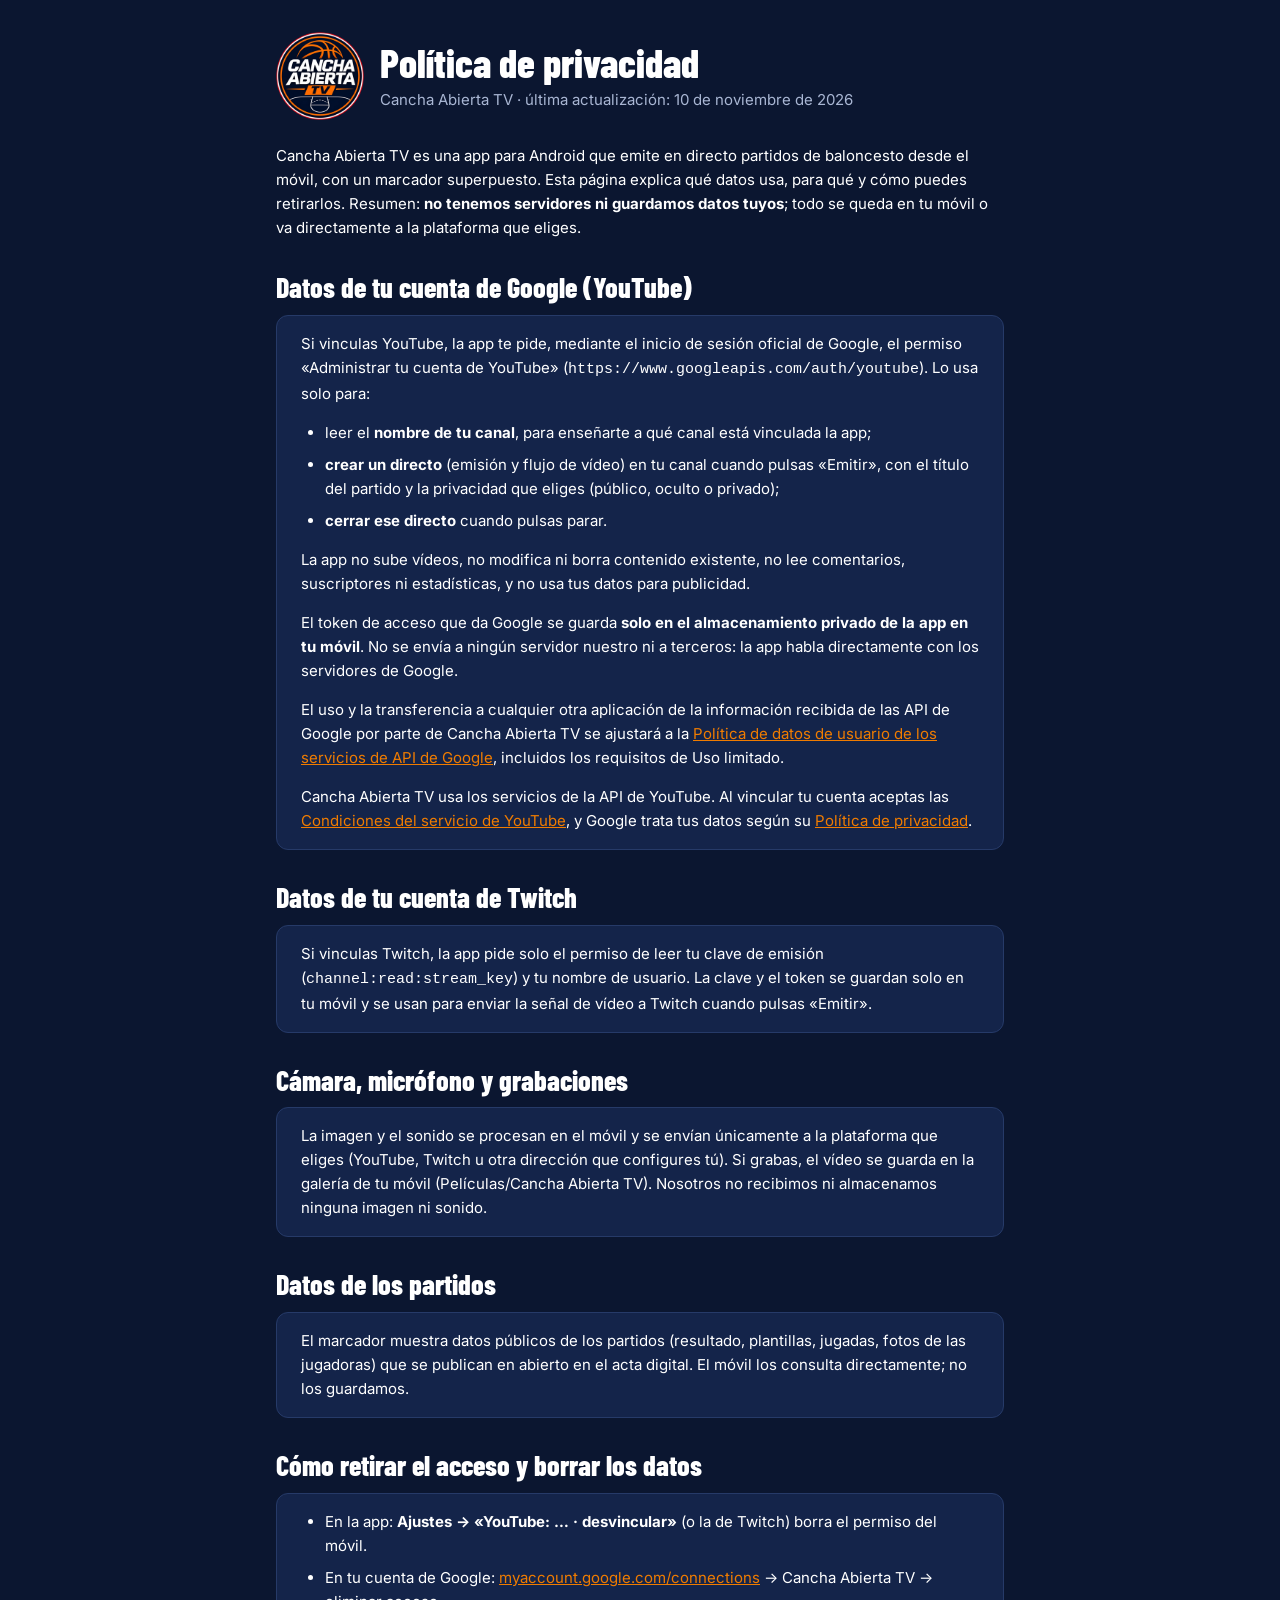
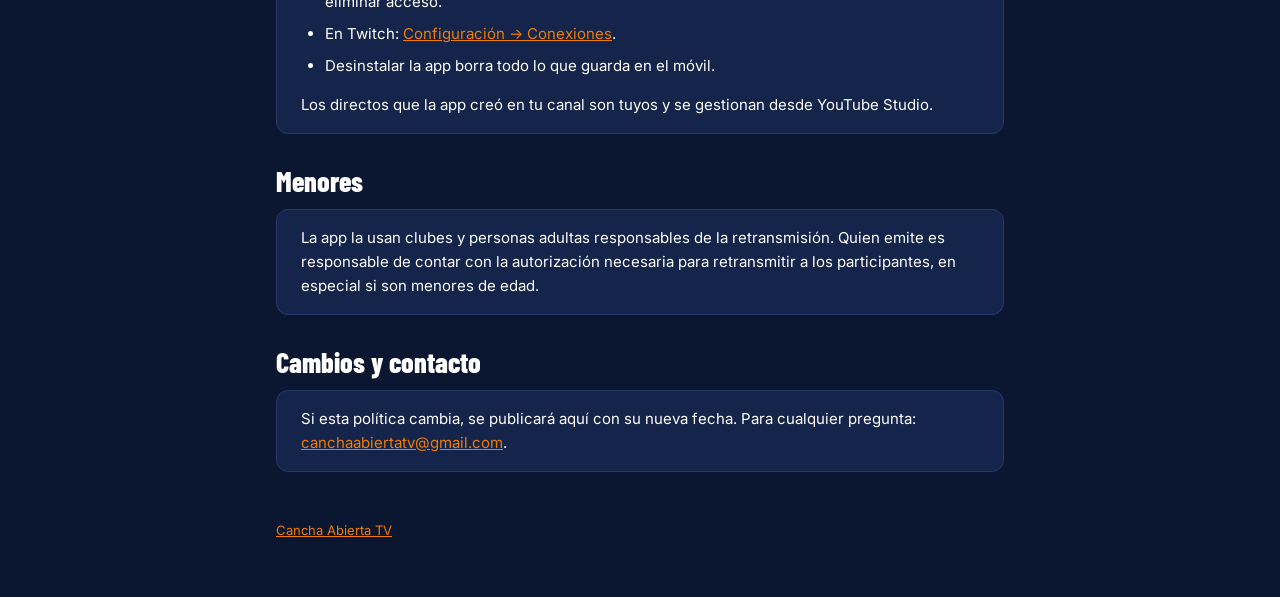
<file: canchaabiertatv/privacidad.html>
<!doctype html>
<html lang="es">
<head>
<meta charset="utf-8">
<meta name="robots" content="noindex, nofollow, noarchive">
<meta name="viewport" content="width=device-width, initial-scale=1">
<title>Cancha Abierta TV · Privacidad</title>
<link rel="icon" href="../favicon.ico" sizes="any">
<link rel="icon" type="image/png" href="../img/favicon-32.png" sizes="32x32">
<link rel="apple-touch-icon" href="../img/apple-touch-icon.png">
<meta name="description" content="Política de privacidad de la app Cancha Abierta TV.">
<link rel="preconnect" href="https://fonts.googleapis.com">
<link rel="preconnect" href="https://fonts.gstatic.com" crossorigin>
<link href="https://fonts.googleapis.com/css2?family=Barlow+Condensed:wght@800&family=Inter:wght@400;600&display=swap" rel="stylesheet">
<link rel="stylesheet" href="estilo.css">
</head>
<body>
<main>
  <header class="cab">
    <img src="logo.png" alt="Logo de Cancha Abierta TV" width="88" height="88">
    <div>
      <h1>Política de privacidad</h1>
      <p class="sub">Cancha Abierta TV · última actualización: 10 de noviembre de 2026</p>
    </div>
  </header>

  <p>Cancha Abierta TV es una app para Android que emite en directo partidos de baloncesto desde el móvil, con un marcador
    superpuesto. Esta página explica qué datos usa, para qué y cómo puedes retirarlos. Resumen: <strong>no tenemos
    servidores ni guardamos datos tuyos</strong>; todo se queda en tu móvil o va directamente a la plataforma que eliges.</p>

  <h2>Datos de tu cuenta de Google (YouTube)</h2>
  <div class="card">
    <p>Si vinculas YouTube, la app te pide, mediante el inicio de sesión oficial de Google, el permiso
      «Administrar tu cuenta de YouTube» (<code>https://www.googleapis.com/auth/youtube</code>). Lo usa solo para:</p>
    <ul>
      <li>leer el <strong>nombre de tu canal</strong>, para enseñarte a qué canal está vinculada la app;</li>
      <li><strong>crear un directo</strong> (emisión y flujo de vídeo) en tu canal cuando pulsas «Emitir», con el título
        del partido y la privacidad que eliges (público, oculto o privado);</li>
      <li><strong>cerrar ese directo</strong> cuando pulsas parar.</li>
    </ul>
    <p>La app no sube vídeos, no modifica ni borra contenido existente, no lee comentarios, suscriptores ni estadísticas,
      y no usa tus datos para publicidad.</p>
    <p>El token de acceso que da Google se guarda <strong>solo en el almacenamiento privado de la app en tu móvil</strong>.
      No se envía a ningún servidor nuestro ni a terceros: la app habla directamente con los servidores de Google.</p>
    <p>El uso y la transferencia a cualquier otra aplicación de la información recibida de las API de Google por parte de
      Cancha Abierta TV se ajustará a la
      <a href="https://developers.google.com/terms/api-services-user-data-policy">Política de datos de usuario de los servicios de API de Google</a>,
      incluidos los requisitos de Uso limitado.</p>
    <p>Cancha Abierta TV usa los servicios de la API de YouTube. Al vincular tu cuenta aceptas las
      <a href="https://www.youtube.com/t/terms">Condiciones del servicio de YouTube</a>, y Google trata tus datos según su
      <a href="https://policies.google.com/privacy">Política de privacidad</a>.</p>
  </div>

  <h2>Datos de tu cuenta de Twitch</h2>
  <div class="card">
    <p>Si vinculas Twitch, la app pide solo el permiso de leer tu clave de emisión (<code>channel:read:stream_key</code>)
      y tu nombre de usuario. La clave y el token se guardan solo en tu móvil y se usan para enviar la señal de vídeo
      a Twitch cuando pulsas «Emitir».</p>
  </div>

  <h2>Cámara, micrófono y grabaciones</h2>
  <div class="card">
    <p>La imagen y el sonido se procesan en el móvil y se envían únicamente a la plataforma que eliges (YouTube, Twitch u
      otra dirección que configures tú). Si grabas, el vídeo se guarda en la galería de tu móvil (Películas/Cancha Abierta TV).
      Nosotros no recibimos ni almacenamos ninguna imagen ni sonido.</p>
  </div>

  <h2>Datos de los partidos</h2>
  <div class="card">
    <p>El marcador muestra datos públicos de los partidos (resultado, plantillas, jugadas, fotos de las jugadoras) que
      se publican en abierto en el acta digital. El móvil los consulta directamente; no los guardamos.</p>
  </div>

  <h2>Cómo retirar el acceso y borrar los datos</h2>
  <div class="card">
    <ul>
      <li>En la app: <strong>Ajustes → «YouTube: … · desvincular»</strong> (o la de Twitch) borra el permiso del móvil.</li>
      <li>En tu cuenta de Google: <a href="https://myaccount.google.com/connections">myaccount.google.com/connections</a>
        → Cancha Abierta TV → eliminar acceso.</li>
      <li>En Twitch: <a href="https://www.twitch.tv/settings/connections">Configuración → Conexiones</a>.</li>
      <li>Desinstalar la app borra todo lo que guarda en el móvil.</li>
    </ul>
    <p>Los directos que la app creó en tu canal son tuyos y se gestionan desde YouTube Studio.</p>
  </div>

  <h2>Menores</h2>
  <div class="card">
    <p>La app la usan clubes y personas adultas responsables de la retransmisión. Quien emite es responsable de contar con
      la autorización necesaria para retransmitir a los participantes, en especial si son menores de edad.</p>
  </div>

  <h2>Cambios y contacto</h2>
  <div class="card">
    <p>Si esta política cambia, se publicará aquí con su nueva fecha. Para cualquier pregunta:
      <a href="mailto:canchaabiertatv@gmail.com">canchaabiertatv@gmail.com</a>.</p>
  </div>

  <p class="pie"><a href="./">Cancha Abierta TV</a></p>
</main>
</body>
</html>
</file>
<file: css/sitio.css>
/* Cancha Abierta TV · portada (index.html). Colores del logo: azul marino, naranja, blanco.
   Móvil primero; las rejillas se abren con container queries, no con el ancho de la ventana. */
:root {
  --sp-4: 4px; --sp-8: 8px; --sp-12: 12px; --sp-16: 16px; --sp-24: 24px; --sp-32: 32px; --sp-48: 48px; --sp-64: 64px; --sp-96: 96px;
  --t-s: 0.8125rem; --t-m: 1rem; --t-l: 1.125rem; --t-xl: 1.5rem; --t-xxl: 2.25rem; --t-hero: clamp(2.4rem, 7vw, 4.25rem);
  --radius: 14px;
  --bg: #0b1630; --bg-2: #0f1d3d; --surface: #14244a; --surface-2: #1a2d5a; --ink: #ffffff; --muted: #a9b6d3; --line: #263a68;
  --accent: #f07c00; --accent-2: #ff9a2e; --live: #e53935; --ok: #2fbf71;
  color-scheme: dark;
}
* { box-sizing: border-box; }
html { scroll-behavior: smooth; }
body { margin: 0; background: var(--bg); color: var(--ink); font: 400 var(--t-m)/1.6 Inter, system-ui, sans-serif; }
img { max-width: 100%; display: block; }
a { color: var(--accent-2); }
h1, h2, h3 { font-family: "Barlow Condensed", Inter, sans-serif; font-weight: 800; line-height: 1.05; margin: 0; letter-spacing: .01em; }
h2 { font-size: var(--t-xxl); text-transform: uppercase; }
h3 { font-size: var(--t-xl); }
p { margin: 0; }
.envoltura { width: 100%; max-width: 1120px; margin: 0 auto; padding: 0 var(--sp-16); container-type: inline-size; }
/* Las rejillas de la PROPIA .envoltura (héroe, Android/iPhone) se miden contra la sección de fuera. */
.heroe, .seccion { container-type: inline-size; }

/* ── Cabecera ── */
.cabecera { position: sticky; top: 0; z-index: 10; background: rgb(11 22 48 / .88); backdrop-filter: blur(10px); border-bottom: 1px solid var(--line); }
.cabecera .envoltura { display: flex; align-items: center; gap: var(--sp-12); min-height: 60px; }
.marca { display: flex; align-items: center; gap: var(--sp-8); color: var(--ink); text-decoration: none; font: 800 var(--t-l)/1 "Barlow Condensed", sans-serif; text-transform: uppercase; letter-spacing: .03em; }
.marca img { width: 36px; height: 36px; }
.menu { display: none; margin-left: auto; gap: var(--sp-24); }
.menu a { color: var(--muted); text-decoration: none; font-weight: 600; font-size: var(--t-s); }
.menu a:hover { color: var(--ink); }
.cabecera .boton { margin-left: auto; }
@container (min-width: 820px) { .menu { display: flex; } .cabecera .boton { margin-left: 0; } }

/* ── Botones ── */
.boton { display: inline-flex; align-items: center; justify-content: center; gap: var(--sp-8); padding: var(--sp-12) var(--sp-24); border-radius: 999px; font-weight: 700; text-decoration: none; white-space: nowrap; transition: transform .15s ease, background .15s ease; }
.boton:hover { transform: translateY(-1px); }
.boton--naranja { background: var(--accent); color: #0b1630; }
.boton--naranja:hover { background: var(--accent-2); }
.boton--borde { border: 1px solid var(--line); color: var(--ink); background: rgb(255 255 255 / .04); }
.boton--peque { padding: var(--sp-8) var(--sp-16); font-size: var(--t-s); }
.boton svg { width: 20px; height: 20px; flex: none; }

/* ── Portada (héroe) ── */
.heroe { position: relative; overflow: hidden; padding: var(--sp-48) 0 var(--sp-64); }
.heroe::before { content: ""; position: absolute; inset: -40% -20% auto; height: 120%; background: radial-gradient(closest-side, rgb(240 124 0 / .22), transparent 70%); pointer-events: none; }
.heroe .envoltura { position: relative; display: grid; gap: var(--sp-48); align-items: center; }
@container (min-width: 900px) { .heroe .envoltura { grid-template-columns: 1fr 1.1fr; } }
.etiqueta { display: inline-flex; align-items: center; gap: var(--sp-8); padding: var(--sp-4) var(--sp-12); border-radius: 999px; background: rgb(229 57 53 / .15); color: #ff8a80; font-weight: 700; font-size: var(--t-s); text-transform: uppercase; letter-spacing: .06em; }
.etiqueta::before { content: ""; width: 8px; height: 8px; border-radius: 50%; background: var(--live); box-shadow: 0 0 0 4px rgb(229 57 53 / .25); }
.heroe h1 { font-size: var(--t-hero); text-transform: uppercase; margin: var(--sp-16) 0; }
.heroe h1 em { font-style: normal; color: var(--accent); }
.heroe .entrada { color: var(--muted); font-size: var(--t-l); max-width: 34em; }
.acciones { display: flex; flex-wrap: wrap; gap: var(--sp-12); margin-top: var(--sp-32); }
.nota { color: var(--muted); font-size: var(--t-s); margin-top: var(--sp-16); }

/* Maqueta: un móvil en horizontal con la cámara y el marcador encima (equipos ficticios). */
.movil { position: relative; aspect-ratio: 16 / 9; border-radius: 28px; padding: 10px; background: #05080f; box-shadow: 0 30px 80px rgb(0 0 0 / .5), inset 0 0 0 2px #2a3550; container-type: inline-size; }
.pantalla { position: relative; height: 100%; border-radius: 20px; overflow: hidden;
  background:
    linear-gradient(180deg, rgb(0 0 0 / .05), rgb(0 0 0 / .35)),
    repeating-linear-gradient(90deg, #b9824a 0 7%, #c08a52 7% 14%),
    #b9824a; }
.pantalla::before { content: ""; position: absolute; left: 50%; top: 18%; width: 34%; aspect-ratio: 1; transform: translateX(-50%); border: 2px solid rgb(255 255 255 / .55); border-radius: 50%; }
.pantalla::after { content: ""; position: absolute; left: 50%; top: 0; bottom: 0; width: 2px; background: rgb(255 255 255 / .55); }
.mosca { position: absolute; right: 3.5%; top: 5%; width: 9%; opacity: .85; z-index: 2; }
/* El marcador es el widget real en un iframe transparente encima del parqué. */
.widget { position: absolute; inset: 0; z-index: 1; width: 100%; height: 100%; border: 0; background: transparent; pointer-events: none;
  color-scheme: normal; /* el mismo que el widget: si no coincide, el navegador pinta el iframe opaco (blanco) */ }

/* ── Secciones ── */
.seccion { padding: var(--sp-64) 0; border-top: 1px solid var(--line); }
.seccion--alt { background: var(--bg-2); }
.cabeza { max-width: 44em; margin-bottom: var(--sp-32); }
.cabeza p { color: var(--muted); font-size: var(--t-l); margin-top: var(--sp-12); }
.antetitulo { color: var(--accent); font-weight: 800; font-size: var(--t-s); text-transform: uppercase; letter-spacing: .08em; margin-bottom: var(--sp-8); }

.rejilla { display: grid; gap: var(--sp-16); }
@container (min-width: 640px) { .rejilla--2, .rejilla--3 { grid-template-columns: repeat(2, 1fr); } }
@container (min-width: 960px) { .rejilla--3 { grid-template-columns: repeat(3, 1fr); } }
.tarjeta { background: var(--surface); border: 1px solid var(--line); border-radius: var(--radius); padding: var(--sp-24); }
.tarjeta h3 { margin-bottom: var(--sp-8); }
.tarjeta p { color: var(--muted); }
.icono { width: 44px; height: 44px; border-radius: 12px; display: grid; place-items: center; background: rgb(240 124 0 / .14); color: var(--accent); margin-bottom: var(--sp-16); }
.icono svg { width: 24px; height: 24px; }

.pasos { counter-reset: paso; }
.paso { position: relative; padding-top: var(--sp-48); }
.paso::before { counter-increment: paso; content: counter(paso); position: absolute; top: var(--sp-16); left: var(--sp-24); width: 40px; height: 40px; border-radius: 50%; display: grid; place-items: center; background: var(--accent); color: #0b1630; font: 800 var(--t-l)/1 "Barlow Condensed", sans-serif; }
.paso { padding: calc(var(--sp-24) + 48px) var(--sp-24) var(--sp-24); }

/* Descarga e iPhone: dos bloques lado a lado con ancho */
.bloque { display: grid; gap: var(--sp-24); align-items: start; }
@container (min-width: 900px) { .bloque { grid-template-columns: 1fr 1fr; gap: var(--sp-48); } }
.lista { margin: var(--sp-16) 0 0; padding-left: var(--sp-24); color: var(--muted); }
.lista li + li { margin-top: var(--sp-8); }
.lista b { color: var(--ink); }
.aviso { margin-top: var(--sp-16); padding: var(--sp-12) var(--sp-16); border-radius: 10px; background: rgb(255 255 255 / .05); border-left: 3px solid var(--accent); color: var(--muted); font-size: var(--t-s); }
.plataformas { display: flex; flex-wrap: wrap; gap: var(--sp-8); margin-top: var(--sp-16); }
.chip { display: inline-flex; align-items: center; gap: var(--sp-8); padding: var(--sp-4) var(--sp-12); border-radius: 999px; border: 1px solid var(--line); color: var(--muted); font-size: var(--t-s); font-weight: 600; }
.chip svg { width: 16px; height: 16px; }

/* Preguntas */
.preguntas details { background: var(--surface); border: 1px solid var(--line); border-radius: var(--radius); padding: var(--sp-16) var(--sp-24); }
.preguntas details + details { margin-top: var(--sp-12); }
.preguntas summary { cursor: pointer; font-weight: 700; list-style: none; display: flex; justify-content: space-between; gap: var(--sp-16); }
.preguntas summary::after { content: "+"; color: var(--accent); font-weight: 800; }
.preguntas details[open] summary::after { content: "–"; }
.preguntas details p { color: var(--muted); margin-top: var(--sp-12); }

/* Pie */
.pie { padding: var(--sp-48) 0; border-top: 1px solid var(--line); color: var(--muted); font-size: var(--t-s); }
.pie .envoltura { display: grid; gap: var(--sp-16); }
.pie nav { display: flex; flex-wrap: wrap; gap: var(--sp-16); }
.pie a { color: var(--muted); }
</file>
<file: canchaabiertatv/estilo.css>
/* Páginas de Cancha Abierta TV (inicio y privacidad). Mismos tokens que la portada (index.html). */
:root {
  --sp-4: 4px; --sp-8: 8px; --sp-12: 12px; --sp-16: 16px; --sp-24: 24px; --sp-32: 32px; --sp-48: 48px;
  --t-s: 0.8125rem; --t-m: 0.9375rem; --t-l: 1.125rem; --t-xl: 1.75rem; --t-xxl: 2.5rem;
  --radius: 12px;
  /* Colores del logo: azul marino, naranja, blanco (como la portada y la app). */
  --bg: #0b1630; --surface: #14244a; --ink: #ffffff; --muted: #a9b6d3; --line: #263a68;
  --accent: #f07c00; --navy: #0b1630; color-scheme: dark;
}
* { box-sizing: border-box; }
body {
  margin: 0; background: var(--bg); color: var(--ink);
  font: 400 var(--t-m)/1.6 Inter, system-ui, sans-serif;
}
main { max-width: 760px; margin: 0 auto; padding: var(--sp-32) var(--sp-16) var(--sp-48); }
.cab { display: flex; align-items: center; gap: var(--sp-16); margin-bottom: var(--sp-24); }
.cab img { width: 88px; height: 88px; flex: none; }
h1, h2 { font-family: "Barlow Condensed", Inter, sans-serif; font-weight: 800; line-height: 1.1; margin: 0; }
h1 { font-size: var(--t-xxl); }
h2 { font-size: var(--t-xl); margin: var(--sp-32) 0 var(--sp-12); }
.sub { color: var(--muted); margin: var(--sp-4) 0 0; }
.card {
  background: var(--surface); border: 1px solid var(--line); border-radius: var(--radius);
  padding: var(--sp-16) var(--sp-24); margin: var(--sp-12) 0;
}
.card p:first-child, .card ul:first-child { margin-top: 0; }
.card p:last-child, .card ul:last-child { margin-bottom: 0; }
ul { padding-left: var(--sp-24); }
li + li { margin-top: var(--sp-8); }
a { color: var(--accent); }
.pie { margin-top: var(--sp-48); color: var(--muted); font-size: var(--t-s); }
</file>
<file: css/directo.css>
/* Cancha Abierta TV · widget. Fondo TRANSPARENTE (se superpone en PRISM / OBS); con ?simular=1, parqué.
   Todo escala con --u = 1 % del alto de un escenario 16:9 que cabe en la ventana. */
:root {
  --u: min(1vh, 0.5625vw);
  --ink: #ffffff;
  --muted: #c3cbe0;
  --panel: rgb(12 18 38 / 0.94);
  --panel-2: #20232c;
  --bar: #14161c;
  --line: rgb(255 255 255 / 0.1);
  --warn: #ffd23f;
  --live: #e23d3d;
  --font: 'Barlow Condensed', 'Arial Narrow', system-ui, sans-serif;
}
html, body { margin: 0; height: 100%; overflow: hidden; background: transparent; }
body { font-family: var(--font); color: var(--ink); }
body.is-sim {
  background:
    linear-gradient(180deg, rgb(0 0 0 / .35), rgb(0 0 0 / 0) 40%),
    repeating-linear-gradient(90deg, #c98a4b 0 calc(var(--u) * 5), #bf8044 calc(var(--u) * 5) calc(var(--u) * 10));
}

/* Escenario 16:9 centrado. */
.stage {
  position: absolute; left: 50%; top: 50%;
  width: calc(var(--u) * 177.78); height: calc(var(--u) * 100);
  transform: translate(-50%, -50%);
}
.layer { position: absolute; transition: opacity .45s ease, transform .45s ease; }
.layer.is-off { opacity: 0; pointer-events: none; }

/* ── Marcador ── */
.sb {
  left: calc(var(--u) * 2); right: calc(var(--u) * 2); bottom: calc(var(--u) * 2.2);
  height: calc(var(--u) * 12);
  display: grid; grid-template-columns: 1fr 1fr auto;
  border-radius: calc(var(--u) * 1); overflow: hidden;
  box-shadow: 0 calc(var(--u) * .5) calc(var(--u) * 2.5) rgb(0 0 0 / .45);
}
.sb.is-off { transform: translateY(calc(var(--u) * 3)); }
.sb-team {
  display: grid; grid-template-columns: calc(var(--u) * 1.5) auto 1fr auto; align-items: stretch;
  background: var(--bar); min-width: 0;
}
.sb-team + .sb-team { border-left: calc(var(--u) * .25) solid rgb(255 255 255 / .08); }
.sb-stripe { background: var(--team-color); }
.sb-crest {
  align-self: center; justify-self: center; margin: 0 calc(var(--u) * 1.8);
  width: calc(var(--u) * 8.6); height: calc(var(--u) * 8.6);
  background: #fff; border-radius: calc(var(--u) * 1); display: grid; place-items: center; overflow: hidden;
}
.sb-crest img { width: 88%; height: 88%; object-fit: contain; }
/* Aire entre el borde izquierdo de la caja del nombre y el nombre (Luismi, 10-11: iba pegado). */
.sb-crest + .sb-info { padding-left: calc(var(--u) * 2); }
.sb-info {
  display: flex; flex-direction: column; justify-content: center; min-width: 0;
  padding: 0 calc(var(--u) * 1.6) 0 calc(var(--u) * 2.4);
  background: linear-gradient(90deg, color-mix(in srgb, var(--team-color) 38%, var(--bar)) 0%, var(--bar) 85%);
}
/* Nombre: una fila si cabe; si es largo, letra menor y DOS filas. Nunca «…». */
.sb-name { font-size: calc(var(--u) * 5); font-weight: 700; line-height: 1; text-transform: uppercase; overflow-wrap: anywhere; max-height: 2em; overflow: hidden; }
.sb-name.is-mid { font-size: calc(var(--u) * 3.6); }
.sb-name.is-long { font-size: calc(var(--u) * 3); }
.sb-meta { display: flex; gap: calc(var(--u) * 1.8); align-items: center; margin-top: calc(var(--u) * .9); font-size: calc(var(--u) * 2.1); font-weight: 600; color: var(--muted); letter-spacing: .06em; }
.pips { display: inline-flex; gap: calc(var(--u) * .5); align-items: center; }
.pip { width: calc(var(--u) * 1.4); height: calc(var(--u) * 1.4); border-radius: 50%; background: rgb(255 255 255 / .18); }
.pip.is-on { background: var(--ink); }
.pips--fouls .pip.is-on { background: var(--warn); }
.bonus { background: var(--live); color: #fff; border-radius: calc(var(--u) * .4); padding: 0 calc(var(--u) * .7); letter-spacing: .08em; }
.sb-score {
  display: grid; place-items: center; min-width: calc(var(--u) * 12); padding: 0 calc(var(--u) * 1.2);
  background: var(--panel-2); font-size: calc(var(--u) * 8.6); font-weight: 800; font-variant-numeric: tabular-nums; line-height: 1;
}
.sb-score.is-bump { animation: bump .9s ease; }
/* Canasta en pantalla: el tanteo de quien anota, en su color mientras dure la notificación. */
.sb-score.is-hot { background: var(--team-color); color: var(--team-ink, #fff); transition: background .25s ease, color .25s ease; }
@keyframes bump { 0% { background: var(--team-color); color: var(--team-ink, #fff); transform: scale(1.06); } 100% { background: var(--panel-2); transform: none; } }
.sb-clock { display: flex; flex-direction: column; align-items: center; justify-content: center; min-width: calc(var(--u) * 11); padding: 0 calc(var(--u) * 1.2); background: #0b0c10; }
.sb-period { font-size: calc(var(--u) * 4.8); font-weight: 800; line-height: 1; letter-spacing: .03em; }
.sb-sub { margin-top: calc(var(--u) * .7); font-size: calc(var(--u) * 2.1); font-weight: 600; color: var(--muted); letter-spacing: .08em; }
.sb-clock[data-fase="final"] .sb-period { color: var(--warn); }
.live-dot { display: inline-block; width: calc(var(--u) * 1.1); height: calc(var(--u) * 1.1); border-radius: 50%; background: var(--live); margin-right: calc(var(--u) * .6); animation: blink 1.6s infinite; }
@keyframes blink { 50% { opacity: .25; } }

/* ── Última acción: una por equipo, cada una encima de su mitad del marcador ── */
.tks {
  position: absolute; left: calc(var(--u) * 2); right: calc(var(--u) * 2); bottom: calc(var(--u) * 15.2);
  display: grid; grid-template-columns: 1fr 1fr calc(var(--u) * 13.4); gap: calc(var(--u) * .25);
  pointer-events: none;
}
.tk-stack { display: flex; flex-direction: column; justify-content: flex-end; align-items: flex-start; gap: calc(var(--u) * .7); min-width: 0; }
.tk {
  max-width: 100%; min-width: 0;
  display: flex; align-items: stretch; height: calc(var(--u) * 5.4);
  border-radius: calc(var(--u) * .8); overflow: hidden;
  box-shadow: 0 calc(var(--u) * .4) calc(var(--u) * 2) rgb(0 0 0 / .4);
  animation: tk-up .35s ease both; transition: opacity .45s ease, transform .45s ease;
}
.tk.is-off { opacity: 0; transform: translateY(calc(var(--u) * 1)); }
@keyframes tk-up { from { opacity: 0; transform: translateY(calc(var(--u) * 1.5)); } to { opacity: 1; transform: none; } }
.tk-pts { flex: none; margin-left: calc(var(--u) * .9); color: var(--warn); }
.tk-pts--fal { color: var(--muted); }
.tk-pts--fal.is-warn { color: var(--warn); }
.tk-when { display: grid; place-items: center; padding: 0 calc(var(--u) * 1.6); background: #0b0c10; font-size: calc(var(--u) * 2.4); font-weight: 700; letter-spacing: .06em; white-space: nowrap; }
.tk-body {
  display: flex; align-items: center; gap: calc(var(--u) * 1.2); padding: 0 calc(var(--u) * 2) 0 calc(var(--u) * 1.2);
  background: linear-gradient(90deg, color-mix(in srgb, var(--team-color) 55%, var(--bar)), var(--bar));
  border-left: calc(var(--u) * .8) solid var(--team-color);
  font-size: calc(var(--u) * 2.8); font-weight: 700; white-space: nowrap; overflow: hidden;
}
.tk-crest { width: calc(var(--u) * 3.8); height: calc(var(--u) * 3.8); background: #fff; border-radius: calc(var(--u) * .5); display: grid; place-items: center; flex: none; }
.tk-crest img { width: 86%; height: 86%; object-fit: contain; }
.tk-photo { width: calc(var(--u) * 4.4); height: calc(var(--u) * 4.4); flex: none; border-radius: calc(var(--u) * .5); overflow: hidden; background: #fff; }
.tk-photo img { width: 100%; height: 100%; object-fit: cover; object-position: center 20%; }
.tk-team { font-weight: 600; color: var(--muted); }
.tk-text { overflow: hidden; text-overflow: ellipsis; }
.tk.is-new .tk-body { animation: tk-in .5s ease; }
@keyframes tk-in { from { filter: brightness(1.8); } to { filter: none; } }

/* ── «Esperando conexión»: pegado al borde de arriba del marcador (no tapa las pantallas). ── */
.wait {
  left: 50%; bottom: calc(var(--u) * 12.6); transform: translateX(-50%);
  display: flex; align-items: center; white-space: nowrap;
  background: var(--panel); border-radius: 999px; padding: calc(var(--u) * .6) calc(var(--u) * 2.4);
  font-size: calc(var(--u) * 2.4); font-weight: 700; letter-spacing: .1em;
  box-shadow: 0 calc(var(--u) * .4) calc(var(--u) * 1.6) rgb(0 0 0 / .45);
}
.wait.is-off { transform: translate(-50%, calc(var(--u) * 1.5)); }

/* ── Pantallas (plantillas, quinteto, tiempo muerto, estadísticas…) ── */
.screen {
  left: calc(var(--u) * 4); right: calc(var(--u) * 4); top: calc(var(--u) * 3); bottom: calc(var(--u) * 3);
  display: flex; flex-direction: column; gap: calc(var(--u) * 1.6);
}
.screen.with-sb { bottom: calc(var(--u) * 16.5); }
.screen.is-off { transform: translateY(calc(var(--u) * 2)); }
.title {
  align-self: center; background: var(--panel); padding: calc(var(--u) * .8) calc(var(--u) * 2.8); border-radius: 999px;
  font-size: calc(var(--u) * 2.8); font-weight: 700; letter-spacing: .08em; text-transform: uppercase;
}
.title span { color: var(--muted); }
.cols { flex: 1; min-height: 0; display: grid; grid-template-columns: 1fr 1fr; gap: calc(var(--u) * 3); }
.card {
  --team-color: #f07c00;
  display: flex; flex-direction: column; min-height: 0;
  background: var(--panel); border-top: calc(var(--u) * .8) solid var(--team-color);
  border-radius: calc(var(--u) * 1.6); overflow: hidden;
  box-shadow: 0 calc(var(--u) * 1) calc(var(--u) * 4) rgb(0 0 0 / .45);
}
.card--wide { border-top-color: transparent; flex: 1; width: min(100%, calc(var(--u) * 120)); align-self: center; }
.card__head {
  display: flex; align-items: center; gap: calc(var(--u) * 1.6); padding: calc(var(--u) * 1.4) calc(var(--u) * 2.2);
  background: linear-gradient(90deg, color-mix(in srgb, var(--team-color) 45%, transparent), transparent 80%);
}
.crest { width: calc(var(--u) * 6.4); height: calc(var(--u) * 6.4); flex: none; background: #fff; border-radius: calc(var(--u) * 1.1); display: grid; place-items: center; overflow: hidden; }
.crest img { width: 88%; height: 88%; object-fit: contain; }
.card__name { flex: 1; min-width: 0; font-size: calc(var(--u) * 3.4); font-weight: 800; font-style: italic; line-height: 1.02; text-transform: uppercase; }
.heads, .nums { display: grid; grid-template-columns: repeat(3, calc(var(--u) * 5.4)); text-align: center; font-variant-numeric: tabular-nums; }
.heads { font-size: calc(var(--u) * 1.7); font-weight: 700; color: var(--muted); letter-spacing: .06em; }
.heads--2, .nums--2 { grid-template-columns: repeat(2, calc(var(--u) * 5.4)); }
.heads--5, .nums--5 { grid-template-columns: repeat(5, calc(var(--u) * 5)); }
.heads--7, .nums--7 { grid-template-columns: calc(var(--u) * 4.4) repeat(3, calc(var(--u) * 5.6)) repeat(3, calc(var(--u) * 4.4)); }
.nums span:first-child { font-weight: 800; }
.nums .warn { color: var(--warn); font-weight: 800; }

.list { list-style: none; margin: 0; padding: 0 calc(var(--u) * 2.2); flex: 1; min-height: 0; display: grid; grid-auto-rows: minmax(0, 1fr); }
.list li {
  display: grid; grid-template-columns: var(--photo, calc(var(--u) * 5.6)) calc(var(--u) * 4.6) 1fr auto; align-items: center; gap: calc(var(--u) * 1.2);
  padding: calc(var(--u) * .3) 0;
  border-bottom: 1px solid var(--line); font-size: calc(var(--u) * 2.5); line-height: 1.05; min-height: 0;
  animation: row-in .35s ease both;
}
.list li.stat-row { grid-template-columns: calc(var(--u) * 4) 1fr auto; font-size: calc(var(--u) * 2.1); }
.list--dense li { border-bottom-color: rgb(255 255 255 / .07); }
.list--five { --photo: calc(var(--u) * 11.4); }
.list--five li { font-size: calc(var(--u) * 3.2); grid-template-columns: var(--photo) calc(var(--u) * 5.4) 1fr; }
.list--five li.with-stats { grid-template-columns: var(--photo) calc(var(--u) * 5.4) 1fr auto; font-size: calc(var(--u) * 2.8); }
.list--five li.with-stats .nums { font-size: calc(var(--u) * 3); }
/* Plantillas: la foto sale del alto de la lista entre --rows (≥ 12), así siempre es cuadrada. */
.list--roster { container-type: size; }
.list--roster li { --photo: min(calc(var(--u) * 5.6), calc(100cqh / var(--rows) - var(--u) * .8)); }
.list--roster .photo { width: var(--photo); height: var(--photo); max-height: none; }
.list li.empty { display: block; color: var(--muted); padding: calc(var(--u) * 2) 0; border: 0; }
.dorsal { background: var(--team-color); color: var(--team-ink, #fff); font-weight: 800; text-align: center; border-radius: calc(var(--u) * .6); padding: calc(var(--u) * .2) 0; }
/* Foto: primera de la fila, a todo su alto, cuadrada con esquinas suaves (como los escudos). */
.photo {
  width: 100%; aspect-ratio: 1; max-height: 100%; border-radius: calc(var(--u) * .8); overflow: hidden; align-self: center;
  background: color-mix(in srgb, var(--team-color) 55%, #1b2340); display: grid; place-items: center;
  font-size: calc(var(--u) * 1.9); font-weight: 700;
}
.photo--big { font-size: calc(var(--u) * 3); }
.photo img { width: 100%; height: 100%; object-fit: cover; object-position: center 20%; }
.who { min-width: 0; white-space: nowrap; overflow: hidden; text-overflow: ellipsis; }
.who b { font-weight: 800; }
.who > span:not(.tag) { font-weight: 500; color: var(--muted); }
.tag { font-size: calc(var(--u) * 1.6); font-weight: 700; letter-spacing: .08em; color: var(--muted); }
.coach { display: flex; align-items: baseline; gap: calc(var(--u) * 1.2); padding: calc(var(--u) * 1.2) calc(var(--u) * 2.2) calc(var(--u) * 1.6); font-size: calc(var(--u) * 2.3); }
.coach .tag { color: var(--team-color); filter: brightness(1.3); }

/* Comparativa */
.cmp-head { display: flex; justify-content: space-between; padding: calc(var(--u) * 1.6) calc(var(--u) * 2.4); font-size: calc(var(--u) * 3.2); font-weight: 800; font-style: italic; text-transform: uppercase; }
.cmp-team { display: flex; align-items: center; gap: calc(var(--u) * 1.4); }
.list li.cmp-row { grid-template-columns: 1fr calc(var(--u) * 40) 1fr; font-size: calc(var(--u) * 2.9); }
.cmp-val { font-weight: 800; text-align: center; font-variant-numeric: tabular-nums; }
.cmp-mid { display: flex; flex-direction: column; gap: calc(var(--u) * .6); align-items: center; }
.cmp-label { font-size: calc(var(--u) * 2); font-weight: 600; color: var(--muted); letter-spacing: .08em; text-transform: uppercase; }
.cmp-bar { display: flex; width: 100%; height: calc(var(--u) * .9); border-radius: 999px; overflow: hidden; gap: 2px; }

/* Líderes */
.list--four { --photo: calc(var(--u) * 14); }
.list--four li.leader { grid-template-columns: var(--photo) 1fr auto; font-size: calc(var(--u) * 2.9); gap: calc(var(--u) * 1.8); }
.leader .who { display: flex; flex-direction: column; gap: calc(var(--u) * .3); }
.leader__val { font-size: calc(var(--u) * 6); font-weight: 800; color: var(--team-color); filter: brightness(1.25); font-variant-numeric: tabular-nums; }

@keyframes row-in { from { opacity: 0; transform: translateX(calc(var(--u) * -1)); } to { opacity: 1; transform: none; } }

/* ── Controles de la simulación ── */
.sim-bar {
  position: fixed; left: 50%; top: 8px; transform: translateX(-50%);   /* arriba: el marcador va abajo */
  /* Una sola línea, ancha: la barra de tiempo se lleva todo el hueco que sobra. */
  display: flex; flex-wrap: nowrap; align-items: center; gap: 8px; width: min(1180px, calc(100vw - 16px)); box-sizing: border-box; white-space: nowrap;
  padding: 8px 12px; border-radius: 12px; background: rgb(10 12 18 / .88); color: #fff;
  font: 500 13px/1.2 system-ui, sans-serif; z-index: 10; opacity: .25; transition: opacity .2s;
}
.sim-bar:hover, .sim-bar:focus-within { opacity: 1; }
.sim-bar[hidden] { display: none; }
.sim-bar button { font: inherit; color: inherit; background: rgb(255 255 255 / .12); border: 0; border-radius: 8px; padding: 6px 10px; cursor: pointer; }
.sim-bar button[aria-pressed="true"] { background: #e8590c; }
.sim-bar input[type="range"] { flex: 1; min-width: 80px; accent-color: #e8590c; }
.sim-bar output { font-variant-numeric: tabular-nums; flex: none; }
.sim-bar button { flex: none; }

@media (prefers-reduced-motion: reduce) {
  .layer, .list li, .sb-score.is-bump, .live-dot { transition: none; animation: none; }
}
</file>
